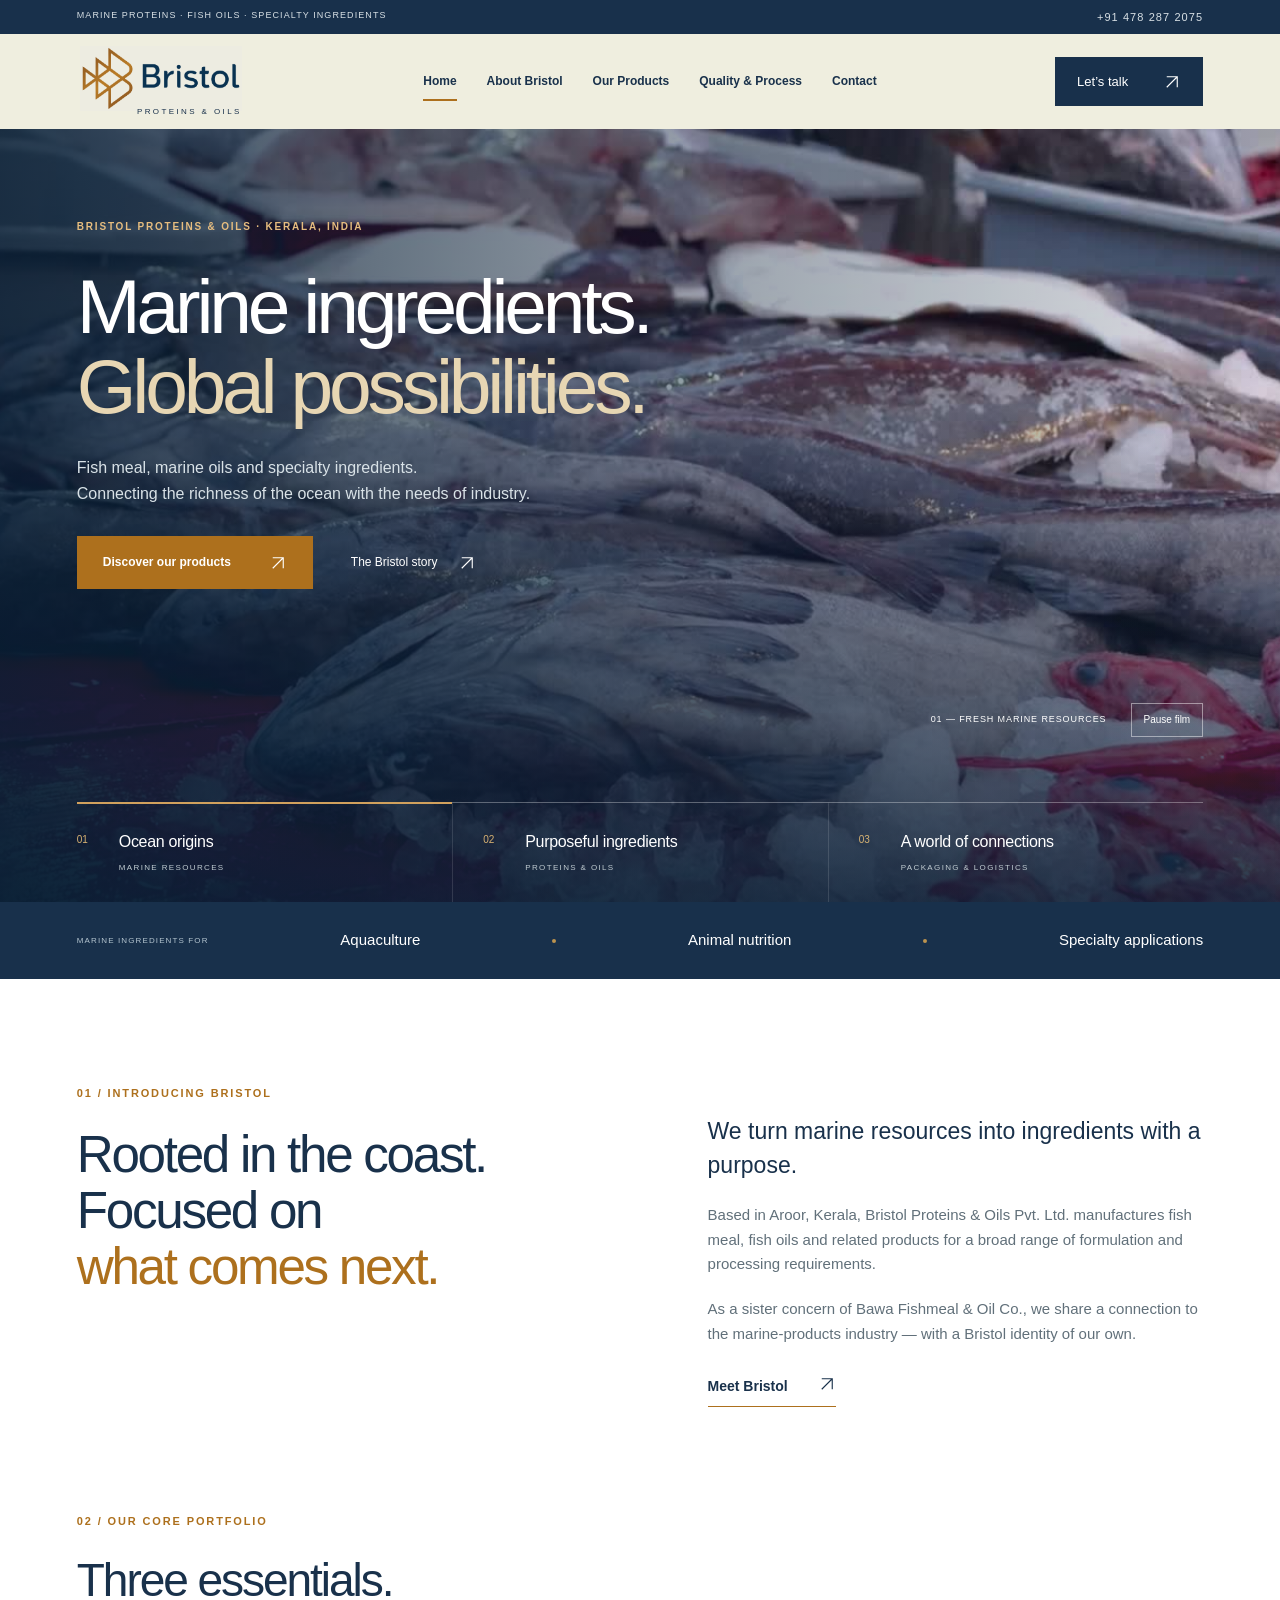
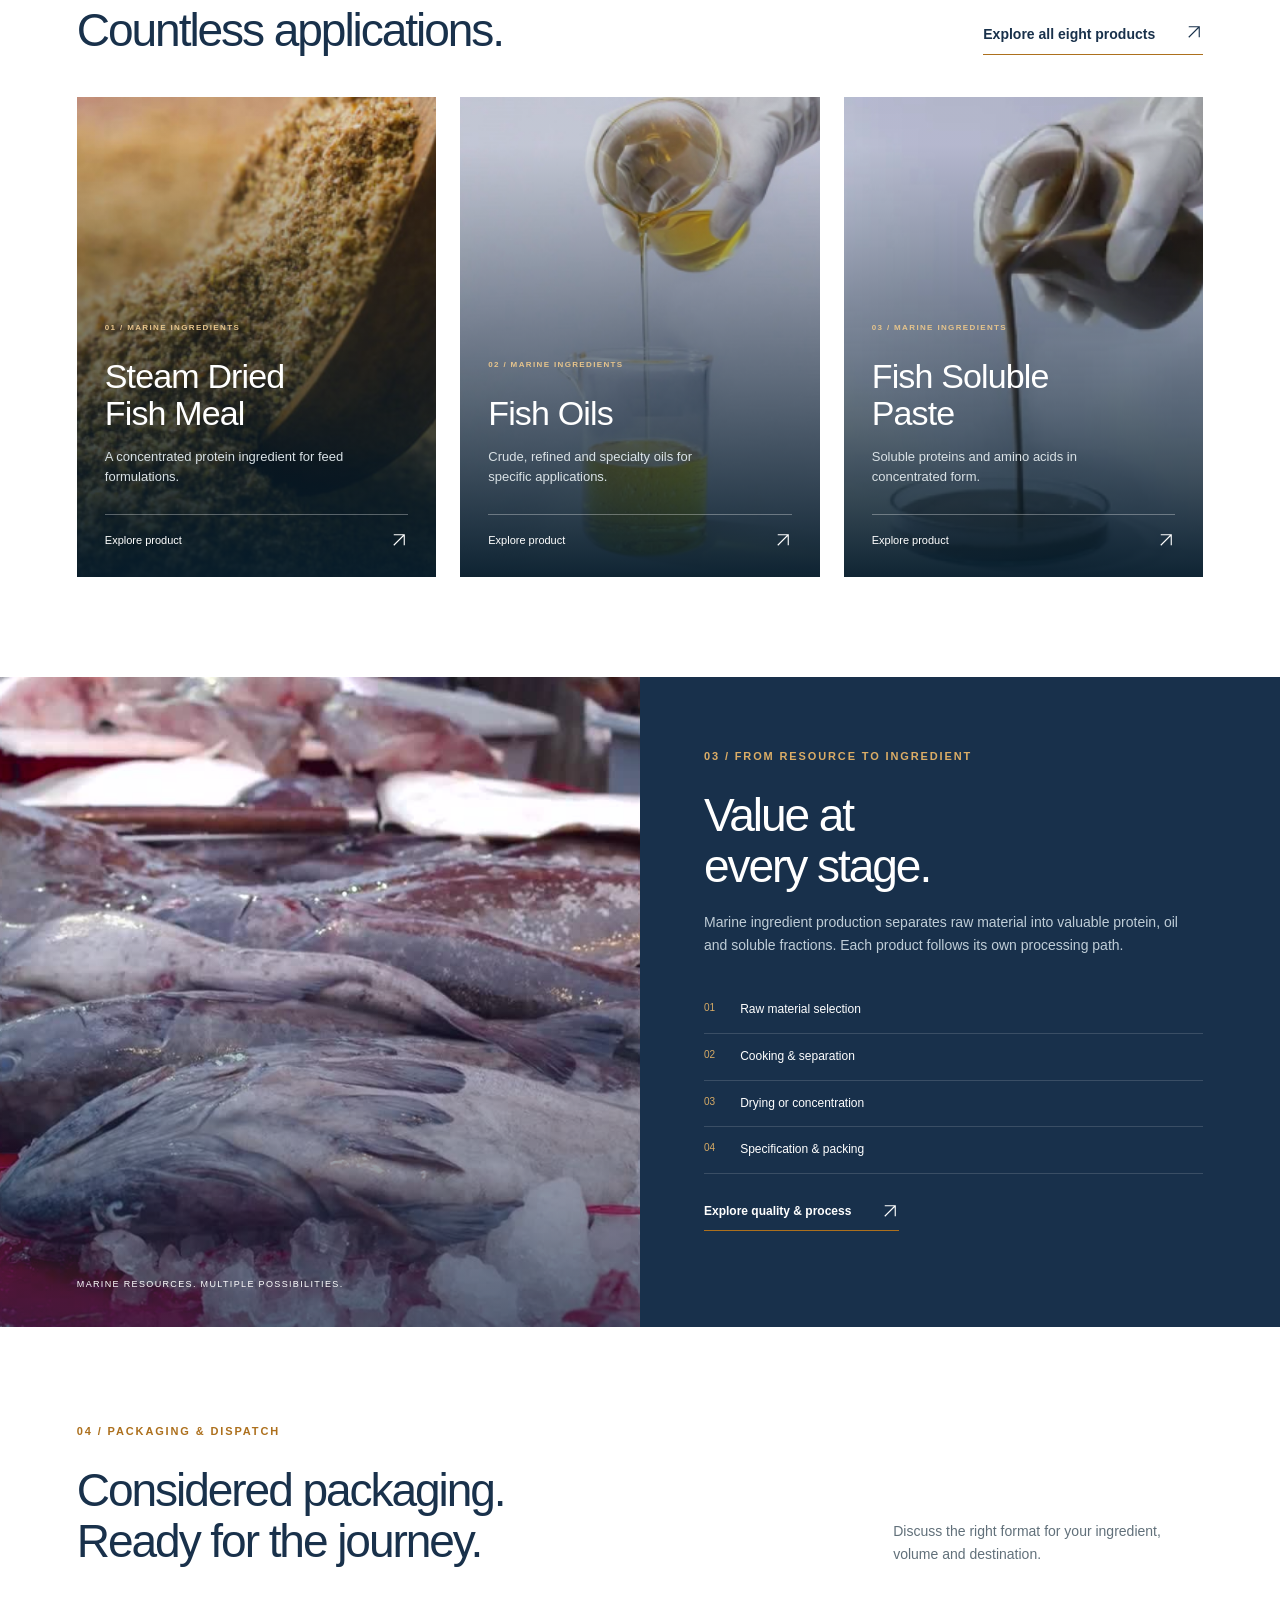
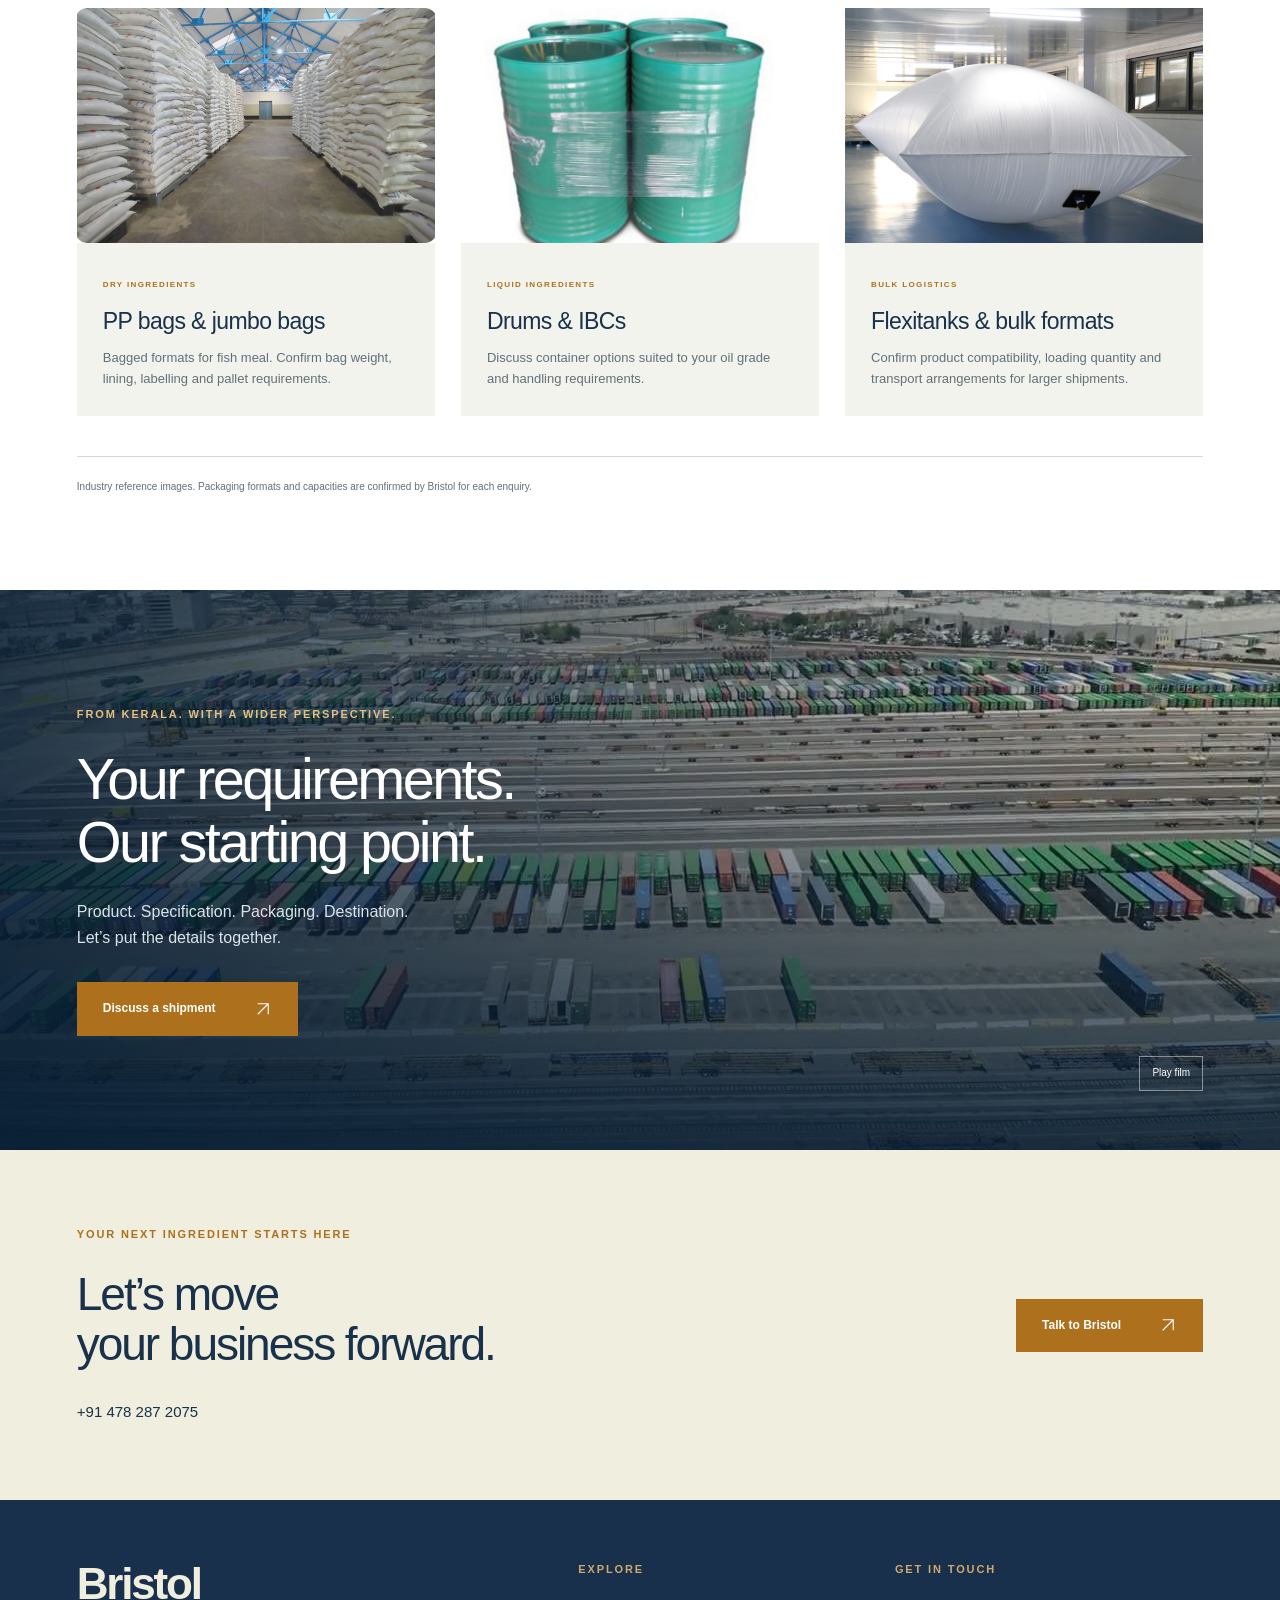
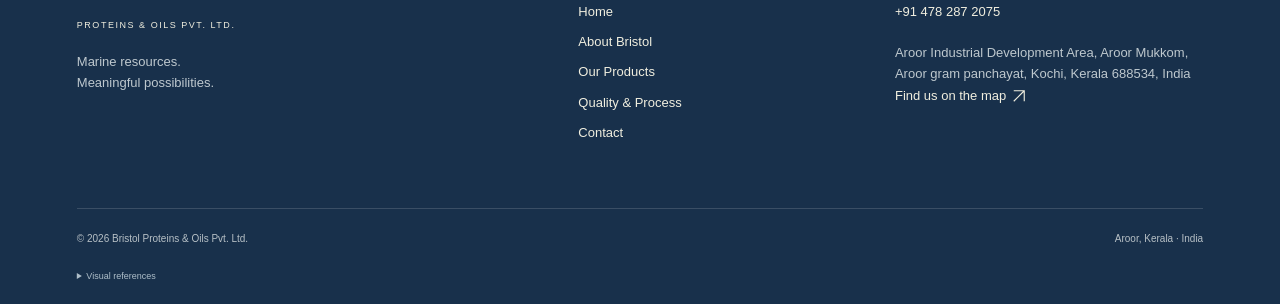
<file: index.html>
<!doctype html><html lang="en"><head><meta charset="utf-8"><meta name="viewport" content="width=device-width,initial-scale=1"><title>Marine Proteins & Fish Oils | Bristol Proteins & Oils</title><meta name="description" content="Bristol Proteins & Oils Pvt. Ltd., Aroor, Kerala. Explore marine proteins, fish oils and specialty ingredients. Call +91 478 287 2075."><meta name="theme-color" content="#18304b"><link rel="stylesheet" href="assets/style.css"><script src="assets/app.js" defer></script></head><body class="home-page"><a class="skip" href="#main">Skip to content</a><div class="utility"><div class="wrap"><span>MARINE PROTEINS · FISH OILS · SPECIALTY INGREDIENTS</span><a href="tel:+914782872075">+91 478 287 2075</a></div></div><header><div class="header-inner"><a class="brand" href="index.html" aria-label="Bristol home"><img src="assets/bristol-logo.png" alt="Bristol"><span>PROTEINS & OILS</span></a><button class="menu-toggle" aria-expanded="false" aria-controls="navigation">Menu ☰</button><nav id="navigation" aria-label="Main navigation"><a href="index.html" class="current" aria-current="page">Home</a><a href="about.html" >About Bristol</a><a href="products.html" >Our Products</a><a href="quality.html" >Quality & Process</a><a href="contact.html" >Contact</a></nav><a class="header-call" href="tel:+914782872075">Let’s talk <span><svg class="arrow-icon" width="18" height="18" viewBox="0 0 24 24" fill="none" stroke="currentColor" stroke-width="1.5" aria-hidden="true"><path d="M5 19 19 5M5 5h14v14"/></svg></span></a></div></header><main id="main"><section class="cinema"><video id="hero-video" muted loop playsinline preload="metadata" poster="assets/fish-poster.jpg" aria-label="Illustrative fresh fish footage"><source src="assets/fish-video.mp4" type="video/mp4"></video><div class="shade"></div><div class="wrap cinema-copy"><div class="eyebrow">BRISTOL PROTEINS & OILS · KERALA, INDIA</div><h1>Marine ingredients.<br><em>Global possibilities.</em></h1><p>Fish meal, marine oils and specialty ingredients.<br>Connecting the richness of the ocean with the needs of industry.</p><div class="hero-actions"><a class="button" href="products.html">Discover our products<svg width="18" height="18" viewBox="0 0 24 24" fill="none" stroke="currentColor" stroke-width="1.5" aria-hidden="true"><path d="M5 19 19 5M5 5h14v14"/></svg></a><a class="ghost" href="about.html">The Bristol story <svg width="18" height="18" viewBox="0 0 24 24" fill="none" stroke="currentColor" stroke-width="1.5" aria-hidden="true"><path d="M5 19 19 5M5 5h14v14"/></svg></a></div></div><div class="film-control"><span id="film-label">01 — FRESH MARINE RESOURCES</span><button id="video-toggle" type="button">Play film</button></div><div class="chapters wrap"><button data-scene="fish" class="selected" aria-pressed="true"><span>01</span><strong>Ocean origins</strong><small>MARINE RESOURCES</small></button><a href="products.html"><span>02</span><strong>Purposeful ingredients</strong><small>PROTEINS & OILS</small></a><button data-scene="port" aria-pressed="false"><span>03</span><strong>A world of connections</strong><small>PACKAGING & LOGISTICS</small></button></div></section><div class="sector-strip"><div class="wrap"><span>MARINE INGREDIENTS FOR</span><strong>Aquaculture</strong><i></i><strong>Animal nutrition</strong><i></i><strong>Specialty applications</strong></div></div><section class="company-intro wrap"><div><div class="eyebrow">01 / INTRODUCING BRISTOL</div><h2>Rooted in the coast.<br>Focused on<br><em>what comes next.</em></h2></div><div><p class="lead">We turn marine resources into ingredients with a purpose.</p><p>Based in Aroor, Kerala, Bristol Proteins & Oils Pvt. Ltd. manufactures fish meal, fish oils and related products for a broad range of formulation and processing requirements.</p><p>As a sister concern of Bawa Fishmeal & Oil Co., we share a connection to the marine-products industry — with a Bristol identity of our own.</p><a class="text-link" href="about.html">Meet Bristol <svg width="18" height="18" viewBox="0 0 24 24" fill="none" stroke="currentColor" stroke-width="1.5" aria-hidden="true"><path d="M5 19 19 5M5 5h14v14"/></svg></a></div></section><section class="portfolio wrap"><div class="section-heading"><div><div class="eyebrow">02 / OUR CORE PORTFOLIO</div><h2>Three essentials.<br>Countless applications.</h2></div><a class="text-link" href="products.html">Explore all eight products <svg width="18" height="18" viewBox="0 0 24 24" fill="none" stroke="currentColor" stroke-width="1.5" aria-hidden="true"><path d="M5 19 19 5M5 5h14v14"/></svg></a></div><div class="core-products"><a class="core-card" href="products.html#marine-protein"><img src="assets/product-1.jpg" alt="Steam Dried Fish Meal" loading="lazy"><div><small>01 / MARINE INGREDIENTS</small><h3>Steam Dried<br>Fish Meal</h3><p>A concentrated protein ingredient for feed formulations.</p><b>Explore product <svg width="18" height="18" viewBox="0 0 24 24" fill="none" stroke="currentColor" stroke-width="1.5" aria-hidden="true"><path d="M5 19 19 5M5 5h14v14"/></svg></b></div></a><a class="core-card" href="products.html#fish-oils"><img src="assets/product-3.jpg" alt="Fish Oils" loading="lazy"><div><small>02 / MARINE INGREDIENTS</small><h3>Fish Oils</h3><p>Crude, refined and specialty oils for specific applications.</p><b>Explore product <svg width="18" height="18" viewBox="0 0 24 24" fill="none" stroke="currentColor" stroke-width="1.5" aria-hidden="true"><path d="M5 19 19 5M5 5h14v14"/></svg></b></div></a><a class="core-card" href="contact.html?product=Fish%20Soluble%20Paste"><img src="assets/product-4.jpg" alt="Fish Soluble Paste" loading="lazy"><div><small>03 / MARINE INGREDIENTS</small><h3>Fish Soluble<br>Paste</h3><p>Soluble proteins and amino acids in concentrated form.</p><b>Explore product <svg width="18" height="18" viewBox="0 0 24 24" fill="none" stroke="currentColor" stroke-width="1.5" aria-hidden="true"><path d="M5 19 19 5M5 5h14v14"/></svg></b></div></a></div></section><section class="process-feature"><div class="process-photo"><img src="assets/fish-poster.jpg" alt="Fresh marine fish, illustrative raw materials" loading="lazy"><span>MARINE RESOURCES. MULTIPLE POSSIBILITIES.</span></div><div class="process-copy"><div class="eyebrow">03 / FROM RESOURCE TO INGREDIENT</div><h2>Value at<br>every stage.</h2><p>Marine ingredient production separates raw material into valuable protein, oil and soluble fractions. Each product follows its own processing path.</p><div class="process-steps"><div><span>01</span>Raw material selection</div><div><span>02</span>Cooking & separation</div><div><span>03</span>Drying or concentration</div><div><span>04</span>Specification & packing</div></div><a class="text-link" href="quality.html">Explore quality & process <svg width="18" height="18" viewBox="0 0 24 24" fill="none" stroke="currentColor" stroke-width="1.5" aria-hidden="true"><path d="M5 19 19 5M5 5h14v14"/></svg></a></div></section><section class="packing wrap" id="packaging"><div class="section-heading"><div><div class="eyebrow">04 / PACKAGING & DISPATCH</div><h2>Considered packaging.<br>Ready for the journey.</h2></div><p>Discuss the right format for your ingredient, volume and destination.</p></div><div class="packing-grid"><article><img src="assets/packaging-bags.jpg" alt="Illustrative PP bags & jumbo bags" loading="lazy"><div><small>DRY INGREDIENTS</small><h3>PP bags & jumbo bags</h3><p>Bagged formats for fish meal. Confirm bag weight, lining, labelling and pallet requirements.</p></div></article><article><img src="assets/packaging-drums.jpg" alt="Illustrative Drums & IBCs" loading="lazy"><div><small>LIQUID INGREDIENTS</small><h3>Drums & IBCs</h3><p>Discuss container options suited to your oil grade and handling requirements.</p></div></article><article><img src="assets/packaging-bulk.jpg" alt="Illustrative Flexitanks & bulk formats" loading="lazy"><div><small>BULK LOGISTICS</small><h3>Flexitanks & bulk formats</h3><p>Confirm product compatibility, loading quantity and transport arrangements for larger shipments.</p></div></article></div><p class="fine">Industry reference images. Packaging formats and capacities are confirmed by Bristol for each enquiry.</p></section><section class="logistics"><video muted loop playsinline preload="metadata" poster="assets/port-poster.jpg" aria-label="Illustrative container terminal footage"><source src="assets/port-video.mp4" type="video/mp4"></video><div class="shade"></div><div class="wrap"><div class="eyebrow">FROM KERALA. WITH A WIDER PERSPECTIVE.</div><h2>Your requirements.<br>Our starting point.</h2><p>Product. Specification. Packaging. Destination.<br>Let’s put the details together.</p><a class="button" href="contact.html">Discuss a shipment<svg width="18" height="18" viewBox="0 0 24 24" fill="none" stroke="currentColor" stroke-width="1.5" aria-hidden="true"><path d="M5 19 19 5M5 5h14v14"/></svg></a><button class="logistics-toggle" type="button">Play film</button></div></section><section class="closing"><div class="wrap"><div><div class="eyebrow">YOUR NEXT INGREDIENT STARTS HERE</div><h2>Let’s move<br>your business forward.</h2><a href="tel:+914782872075">+91 478 287 2075</a></div><a class="button" href="contact.html">Talk to Bristol<svg width="18" height="18" viewBox="0 0 24 24" fill="none" stroke="currentColor" stroke-width="1.5" aria-hidden="true"><path d="M5 19 19 5M5 5h14v14"/></svg></a></div></section></main><footer><div class="wrap footer-grid"><div><div class="footer-name">Bristol<span>PROTEINS & OILS PVT. LTD.</span></div><p>Marine resources.<br>Meaningful possibilities.</p></div><div><small>EXPLORE</small><a href="index.html" class="current" aria-current="page">Home</a><a href="about.html" >About Bristol</a><a href="products.html" >Our Products</a><a href="quality.html" >Quality & Process</a><a href="contact.html" >Contact</a></div><div><small>GET IN TOUCH</small><a href="tel:+914782872075">+91 478 287 2075</a><p>Aroor Industrial Development Area, Aroor Mukkom, Aroor gram panchayat, Kochi, Kerala 688534, India</p><a href="https://www.google.com/maps/search/?api=1&query=Bristol%20Proteins%20%26%20Oils%20Pvt.%20Ltd%20Aroor%20Industrial%20Development%20Area%2C%20Aroor%20Mukkom%2C%20Aroor%20gram%20panchayat%2C%20Kochi%2C%20Kerala%20688534%2C%20India" target="_blank" rel="noopener">Find us on the map <svg class="arrow-icon" width="18" height="18" viewBox="0 0 24 24" fill="none" stroke="currentColor" stroke-width="1.5" aria-hidden="true"><path d="M5 19 19 5M5 5h14v14"/></svg></a></div></div><div class="wrap footer-bottom"><span>© 2026 Bristol Proteins & Oils Pvt. Ltd.</span><span>Aroor, Kerala · India</span></div><div class="media-credit wrap"><details><summary>Visual references</summary><p>Films and packaging imagery illustrate the marine ingredients and shipping industries; they do not depict Bristol-owned facilities or vessels. <a href="assets/media-sources.txt">View media sources</a></p></details></div></footer></body></html>
</file>
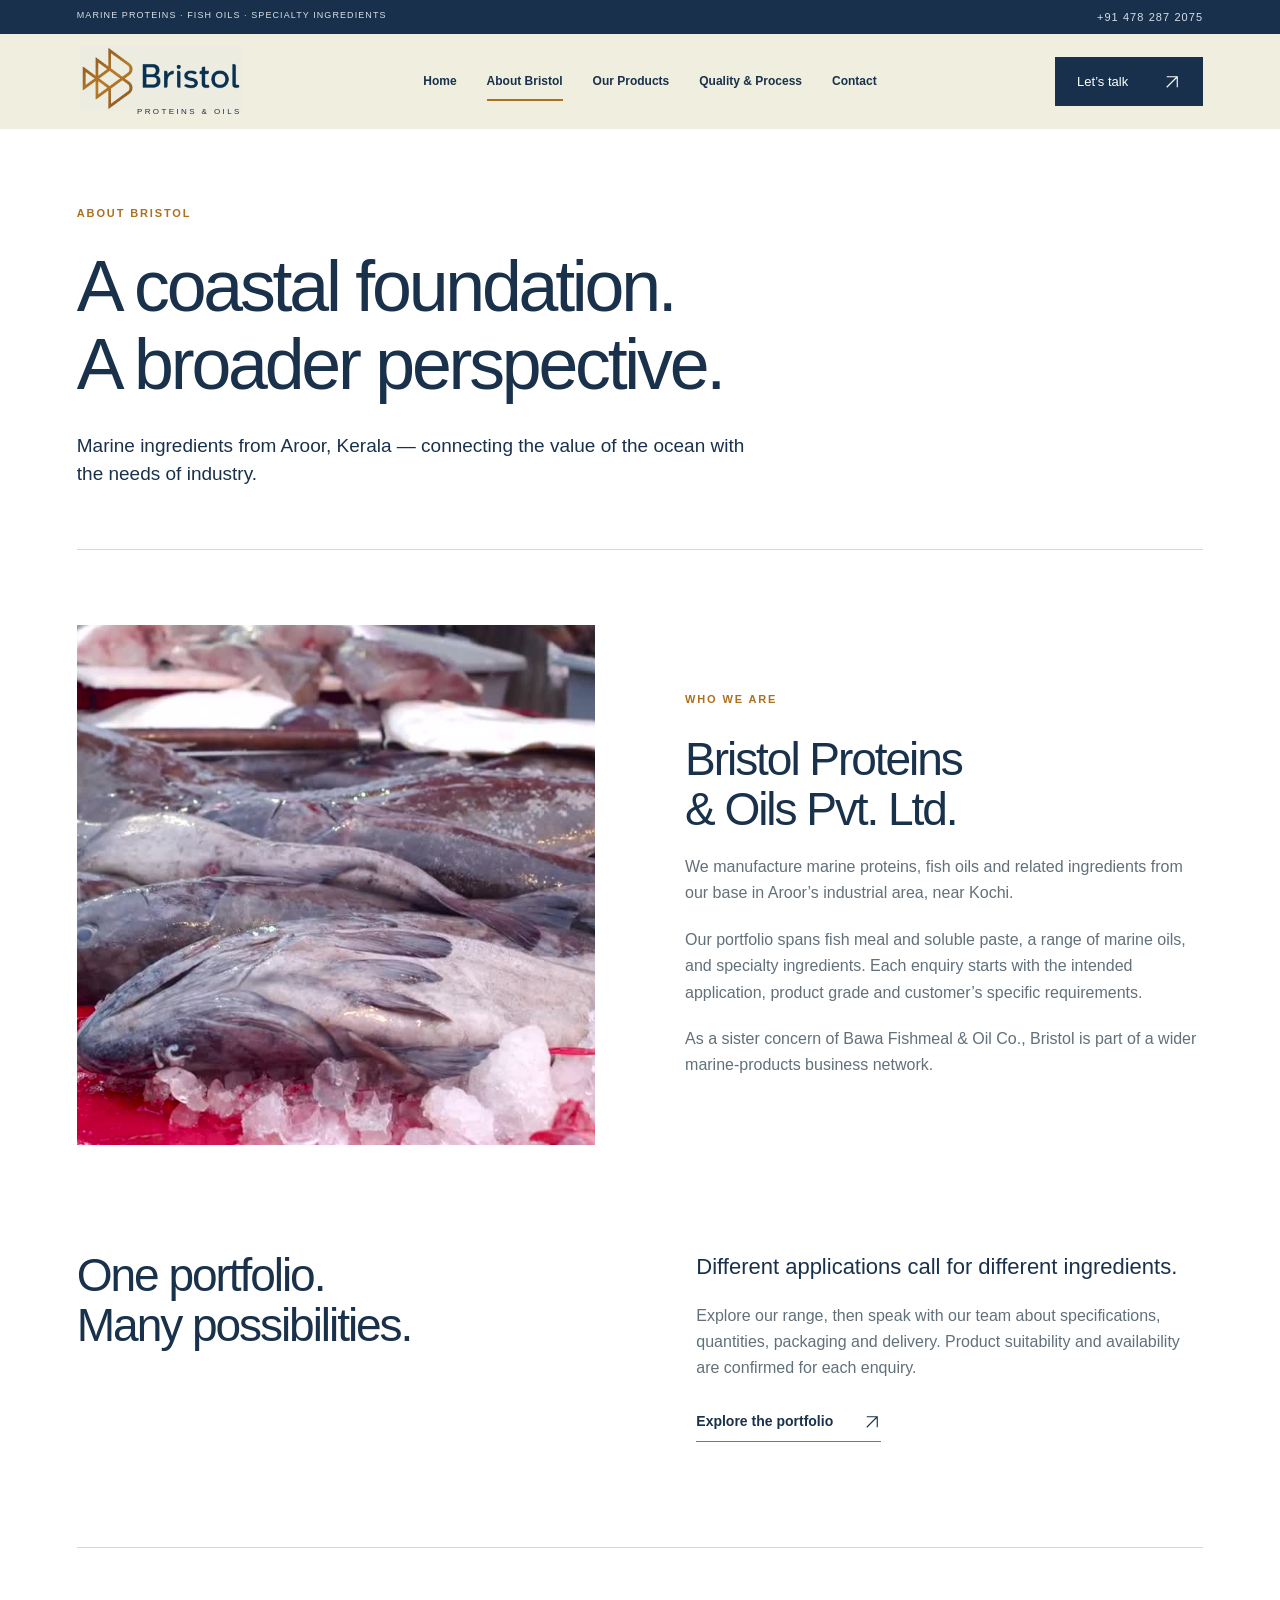
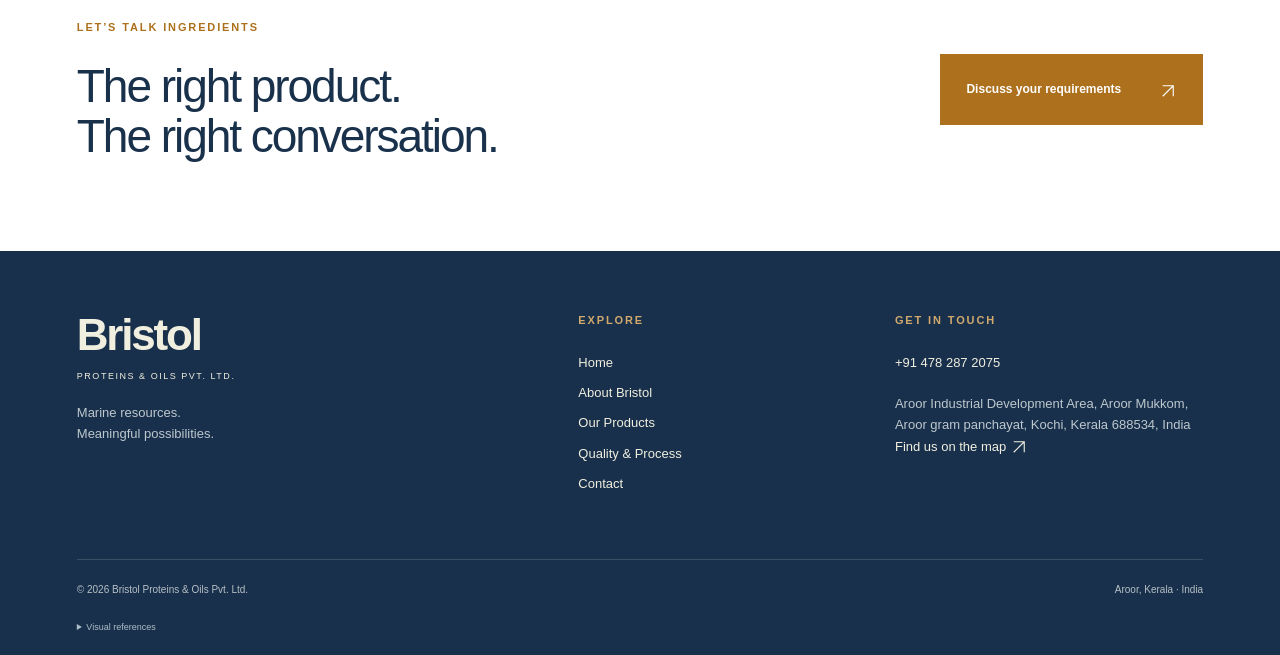
<file: about.html>
<!doctype html><html lang="en"><head><meta charset="utf-8"><meta name="viewport" content="width=device-width,initial-scale=1"><title>About Bristol | Bristol Proteins & Oils</title><meta name="description" content="Bristol Proteins & Oils Pvt. Ltd., Aroor, Kerala. Explore marine proteins, fish oils and specialty ingredients. Call +91 478 287 2075."><meta name="theme-color" content="#18304b"><link rel="stylesheet" href="assets/style.css"><script src="assets/app.js" defer></script></head><body class="inner-page"><a class="skip" href="#main">Skip to content</a><div class="utility"><div class="wrap"><span>MARINE PROTEINS · FISH OILS · SPECIALTY INGREDIENTS</span><a href="tel:+914782872075">+91 478 287 2075</a></div></div><header><div class="header-inner"><a class="brand" href="index.html" aria-label="Bristol home"><img src="assets/bristol-logo.png" alt="Bristol"><span>PROTEINS & OILS</span></a><button class="menu-toggle" aria-expanded="false" aria-controls="navigation">Menu ☰</button><nav id="navigation" aria-label="Main navigation"><a href="index.html" >Home</a><a href="about.html" class="current" aria-current="page">About Bristol</a><a href="products.html" >Our Products</a><a href="quality.html" >Quality & Process</a><a href="contact.html" >Contact</a></nav><a class="header-call" href="tel:+914782872075">Let’s talk <span><svg class="arrow-icon" width="18" height="18" viewBox="0 0 24 24" fill="none" stroke="currentColor" stroke-width="1.5" aria-hidden="true"><path d="M5 19 19 5M5 5h14v14"/></svg></span></a></div></header><main id="main"><section class="page-intro wrap"><div class="eyebrow">ABOUT BRISTOL</div><h1>A coastal foundation.<br>A broader perspective.</h1><p class="lead">Marine ingredients from Aroor, Kerala — connecting the value of the ocean with the needs of industry.</p></section><section class="wrap story"><img src="assets/fish-poster.jpg" alt="Illustrative fresh marine fish"><div><div class="eyebrow">WHO WE ARE</div><h2>Bristol Proteins<br>& Oils Pvt. Ltd.</h2><p>We manufacture marine proteins, fish oils and related ingredients from our base in Aroor’s industrial area, near Kochi.</p><p>Our portfolio spans fish meal and soluble paste, a range of marine oils, and specialty ingredients. Each enquiry starts with the intended application, product grade and customer’s specific requirements.</p><p>As a sister concern of Bawa Fishmeal & Oil Co., Bristol is part of a wider marine-products business network.</p></div></section><section class="wrap split intro-block"><h2>One portfolio.<br>Many possibilities.</h2><div><p class="lead">Different applications call for different ingredients.</p><p>Explore our range, then speak with our team about specifications, quantities, packaging and delivery. Product suitability and availability are confirmed for each enquiry.</p><a class="text-link" href="products.html">Explore the portfolio <span aria-hidden="true"><svg class="arrow-icon" width="18" height="18" viewBox="0 0 24 24" fill="none" stroke="currentColor" stroke-width="1.5" aria-hidden="true"><path d="M5 19 19 5M5 5h14v14"/></svg></span></a></div></section><section class="cta wrap"><div><div class="eyebrow">LET’S TALK INGREDIENTS</div><h2>The right product.<br>The right conversation.</h2></div><a class="button" href="contact.html">Discuss your requirements <span aria-hidden="true"><svg class="arrow-icon" width="18" height="18" viewBox="0 0 24 24" fill="none" stroke="currentColor" stroke-width="1.5" aria-hidden="true"><path d="M5 19 19 5M5 5h14v14"/></svg></span></a></section></main><footer><div class="wrap footer-grid"><div><div class="footer-name">Bristol<span>PROTEINS & OILS PVT. LTD.</span></div><p>Marine resources.<br>Meaningful possibilities.</p></div><div><small>EXPLORE</small><a href="index.html" >Home</a><a href="about.html" class="current" aria-current="page">About Bristol</a><a href="products.html" >Our Products</a><a href="quality.html" >Quality & Process</a><a href="contact.html" >Contact</a></div><div><small>GET IN TOUCH</small><a href="tel:+914782872075">+91 478 287 2075</a><p>Aroor Industrial Development Area, Aroor Mukkom, Aroor gram panchayat, Kochi, Kerala 688534, India</p><a href="https://www.google.com/maps/search/?api=1&query=Bristol%20Proteins%20%26%20Oils%20Pvt.%20Ltd%20Aroor%20Industrial%20Development%20Area%2C%20Aroor%20Mukkom%2C%20Aroor%20gram%20panchayat%2C%20Kochi%2C%20Kerala%20688534%2C%20India" target="_blank" rel="noopener">Find us on the map <svg class="arrow-icon" width="18" height="18" viewBox="0 0 24 24" fill="none" stroke="currentColor" stroke-width="1.5" aria-hidden="true"><path d="M5 19 19 5M5 5h14v14"/></svg></a></div></div><div class="wrap footer-bottom"><span>© 2026 Bristol Proteins & Oils Pvt. Ltd.</span><span>Aroor, Kerala · India</span></div><div class="media-credit wrap"><details><summary>Visual references</summary><p>Films and packaging imagery illustrate the marine ingredients and shipping industries; they do not depict Bristol-owned facilities or vessels. <a href="assets/media-sources.txt">View media sources</a></p></details></div></footer></body></html>
</file>
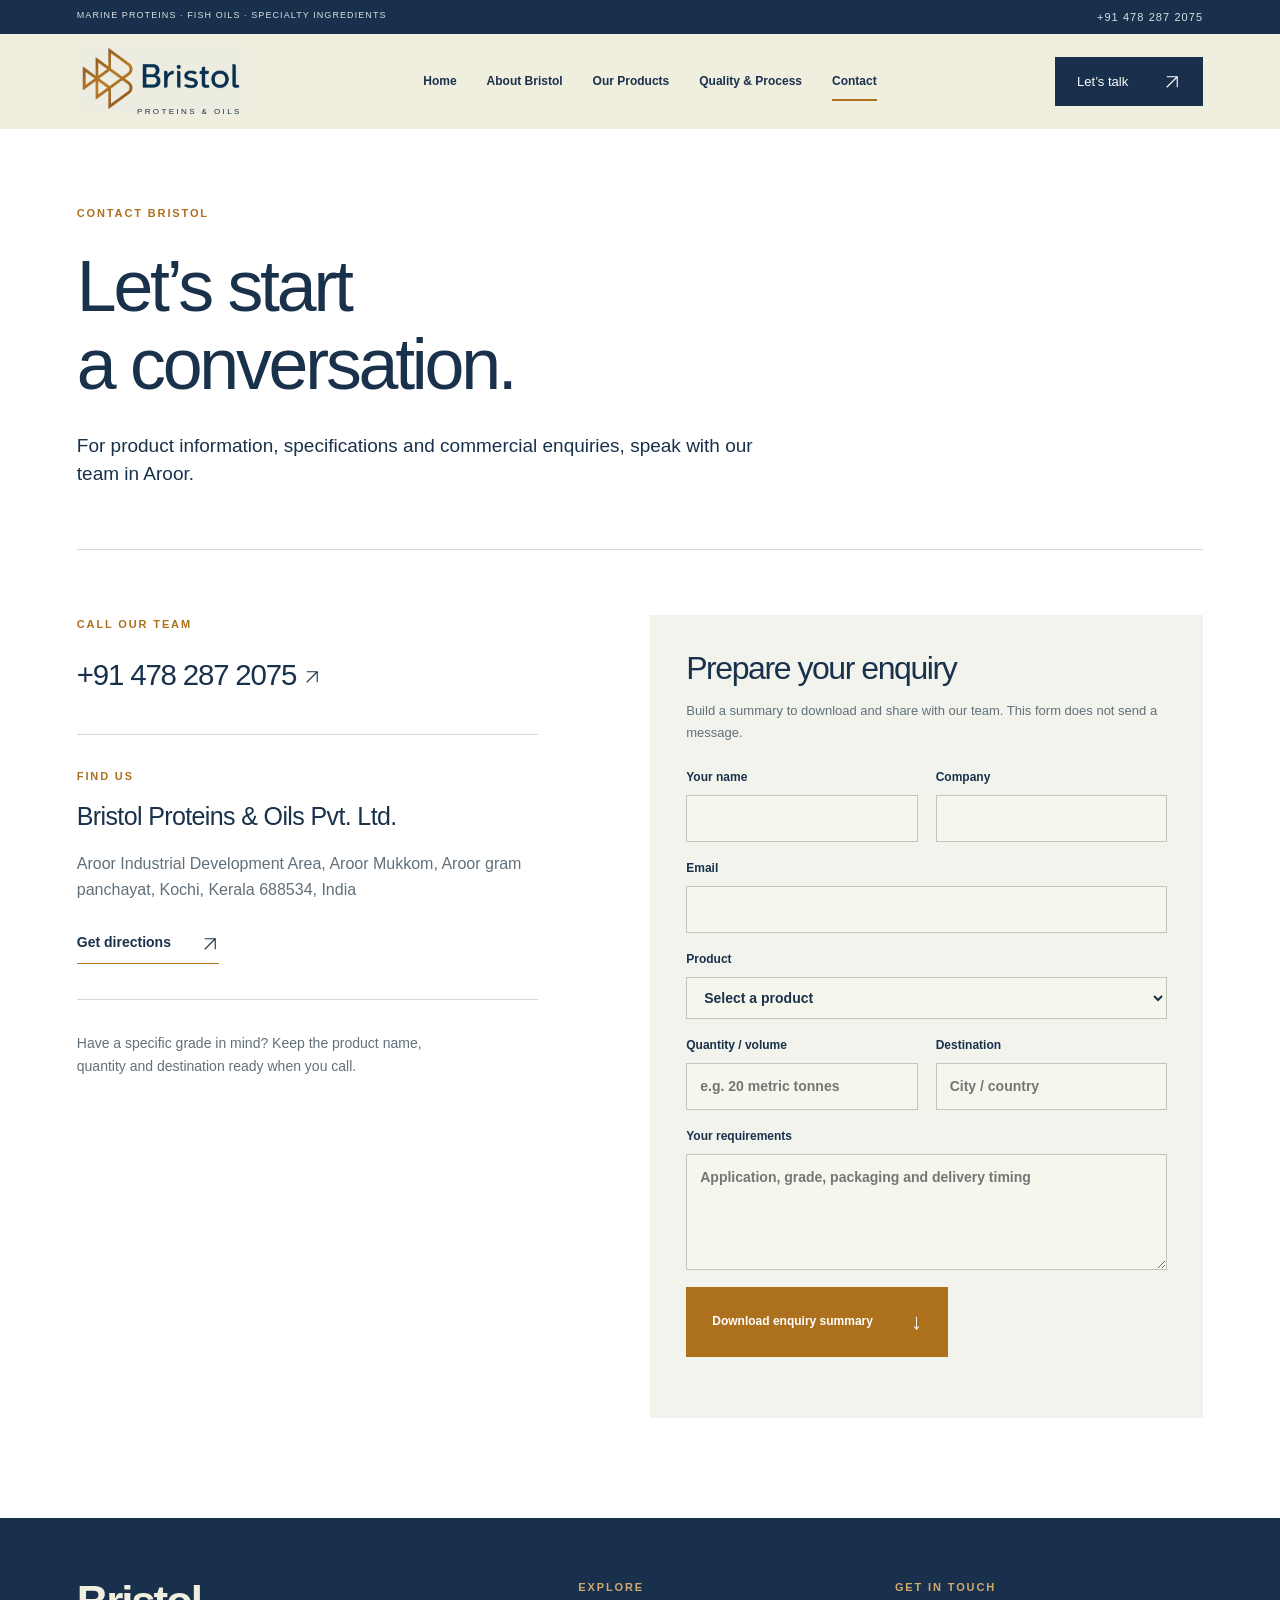
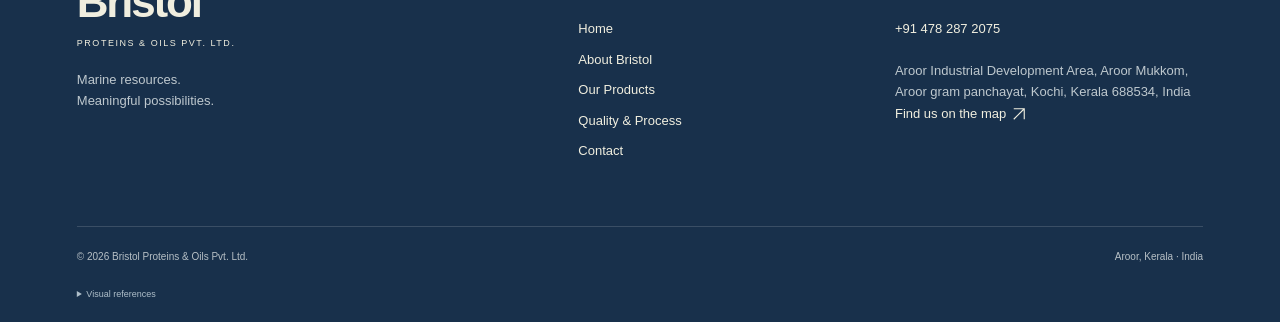
<file: contact.html>
<!doctype html><html lang="en"><head><meta charset="utf-8"><meta name="viewport" content="width=device-width,initial-scale=1"><title>Contact | Bristol Proteins & Oils</title><meta name="description" content="Bristol Proteins & Oils Pvt. Ltd., Aroor, Kerala. Explore marine proteins, fish oils and specialty ingredients. Call +91 478 287 2075."><meta name="theme-color" content="#18304b"><link rel="stylesheet" href="assets/style.css"><script src="assets/app.js" defer></script></head><body class="inner-page"><a class="skip" href="#main">Skip to content</a><div class="utility"><div class="wrap"><span>MARINE PROTEINS · FISH OILS · SPECIALTY INGREDIENTS</span><a href="tel:+914782872075">+91 478 287 2075</a></div></div><header><div class="header-inner"><a class="brand" href="index.html" aria-label="Bristol home"><img src="assets/bristol-logo.png" alt="Bristol"><span>PROTEINS & OILS</span></a><button class="menu-toggle" aria-expanded="false" aria-controls="navigation">Menu ☰</button><nav id="navigation" aria-label="Main navigation"><a href="index.html" >Home</a><a href="about.html" >About Bristol</a><a href="products.html" >Our Products</a><a href="quality.html" >Quality & Process</a><a href="contact.html" class="current" aria-current="page">Contact</a></nav><a class="header-call" href="tel:+914782872075">Let’s talk <span><svg class="arrow-icon" width="18" height="18" viewBox="0 0 24 24" fill="none" stroke="currentColor" stroke-width="1.5" aria-hidden="true"><path d="M5 19 19 5M5 5h14v14"/></svg></span></a></div></header><main id="main"><section class="page-intro wrap"><div class="eyebrow">CONTACT BRISTOL</div><h1>Let’s start<br>a conversation.</h1><p class="lead">For product information, specifications and commercial enquiries, speak with our team in Aroor.</p></section><section class="wrap contact-grid"><div><div class="contact-item"><small>CALL OUR TEAM</small><a class="phone" href="tel:+914782872075">+91 478 287 2075 <svg class="arrow-icon" width="18" height="18" viewBox="0 0 24 24" fill="none" stroke="currentColor" stroke-width="1.5" aria-hidden="true"><path d="M5 19 19 5M5 5h14v14"/></svg></a></div><div class="contact-item"><small>FIND US</small><h3>Bristol Proteins & Oils Pvt. Ltd.</h3><p>Aroor Industrial Development Area, Aroor Mukkom, Aroor gram panchayat, Kochi, Kerala 688534, India</p><a class="text-link" href="https://www.google.com/maps/search/?api=1&query=Bristol%20Proteins%20%26%20Oils%20Pvt.%20Ltd%20Aroor%20Industrial%20Development%20Area%2C%20Aroor%20Mukkom%2C%20Aroor%20gram%20panchayat%2C%20Kochi%2C%20Kerala%20688534%2C%20India">Get directions <span aria-hidden="true"><svg class="arrow-icon" width="18" height="18" viewBox="0 0 24 24" fill="none" stroke="currentColor" stroke-width="1.5" aria-hidden="true"><path d="M5 19 19 5M5 5h14v14"/></svg></span></a></div><div class="contact-note">Have a specific grade in mind? Keep the product name, quantity and destination ready when you call.</div></div><form id="enquiry"><h2>Prepare your enquiry</h2><p>Build a summary to download and share with our team. This form does not send a message.</p><div class="form-row"><label>Your name<input name="name" autocomplete="name" required></label><label>Company<input name="company" autocomplete="organization" required></label></div><label>Email<input type="email" name="email" autocomplete="email" required></label><label>Product<select name="product"><option value="">Select a product</option><option>Steam Dried Fish Meal</option><option>Centrifuged Fish Oil</option><option>Refined Fish Oil</option><option>Fish Soluble Paste</option><option>Sulphited Fish Oil</option><option>Cod Liver Oil</option><option>Omega-3 Fish Oil</option><option>Squalene</option><option>General enquiry</option></select></label><div class="form-row"><label>Quantity / volume<input name="quantity" placeholder="e.g. 20 metric tonnes"></label><label>Destination<input name="destination" placeholder="City / country"></label></div><label>Your requirements<textarea name="requirements" rows="4" placeholder="Application, grade, packaging and delivery timing" required></textarea></label><button class="button" type="submit">Download enquiry summary <span>↓</span></button><p id="form-status" role="status"></p></form></section></main><footer><div class="wrap footer-grid"><div><div class="footer-name">Bristol<span>PROTEINS & OILS PVT. LTD.</span></div><p>Marine resources.<br>Meaningful possibilities.</p></div><div><small>EXPLORE</small><a href="index.html" >Home</a><a href="about.html" >About Bristol</a><a href="products.html" >Our Products</a><a href="quality.html" >Quality & Process</a><a href="contact.html" class="current" aria-current="page">Contact</a></div><div><small>GET IN TOUCH</small><a href="tel:+914782872075">+91 478 287 2075</a><p>Aroor Industrial Development Area, Aroor Mukkom, Aroor gram panchayat, Kochi, Kerala 688534, India</p><a href="https://www.google.com/maps/search/?api=1&query=Bristol%20Proteins%20%26%20Oils%20Pvt.%20Ltd%20Aroor%20Industrial%20Development%20Area%2C%20Aroor%20Mukkom%2C%20Aroor%20gram%20panchayat%2C%20Kochi%2C%20Kerala%20688534%2C%20India" target="_blank" rel="noopener">Find us on the map <svg class="arrow-icon" width="18" height="18" viewBox="0 0 24 24" fill="none" stroke="currentColor" stroke-width="1.5" aria-hidden="true"><path d="M5 19 19 5M5 5h14v14"/></svg></a></div></div><div class="wrap footer-bottom"><span>© 2026 Bristol Proteins & Oils Pvt. Ltd.</span><span>Aroor, Kerala · India</span></div><div class="media-credit wrap"><details><summary>Visual references</summary><p>Films and packaging imagery illustrate the marine ingredients and shipping industries; they do not depict Bristol-owned facilities or vessels. <a href="assets/media-sources.txt">View media sources</a></p></details></div></footer></body></html>
</file>
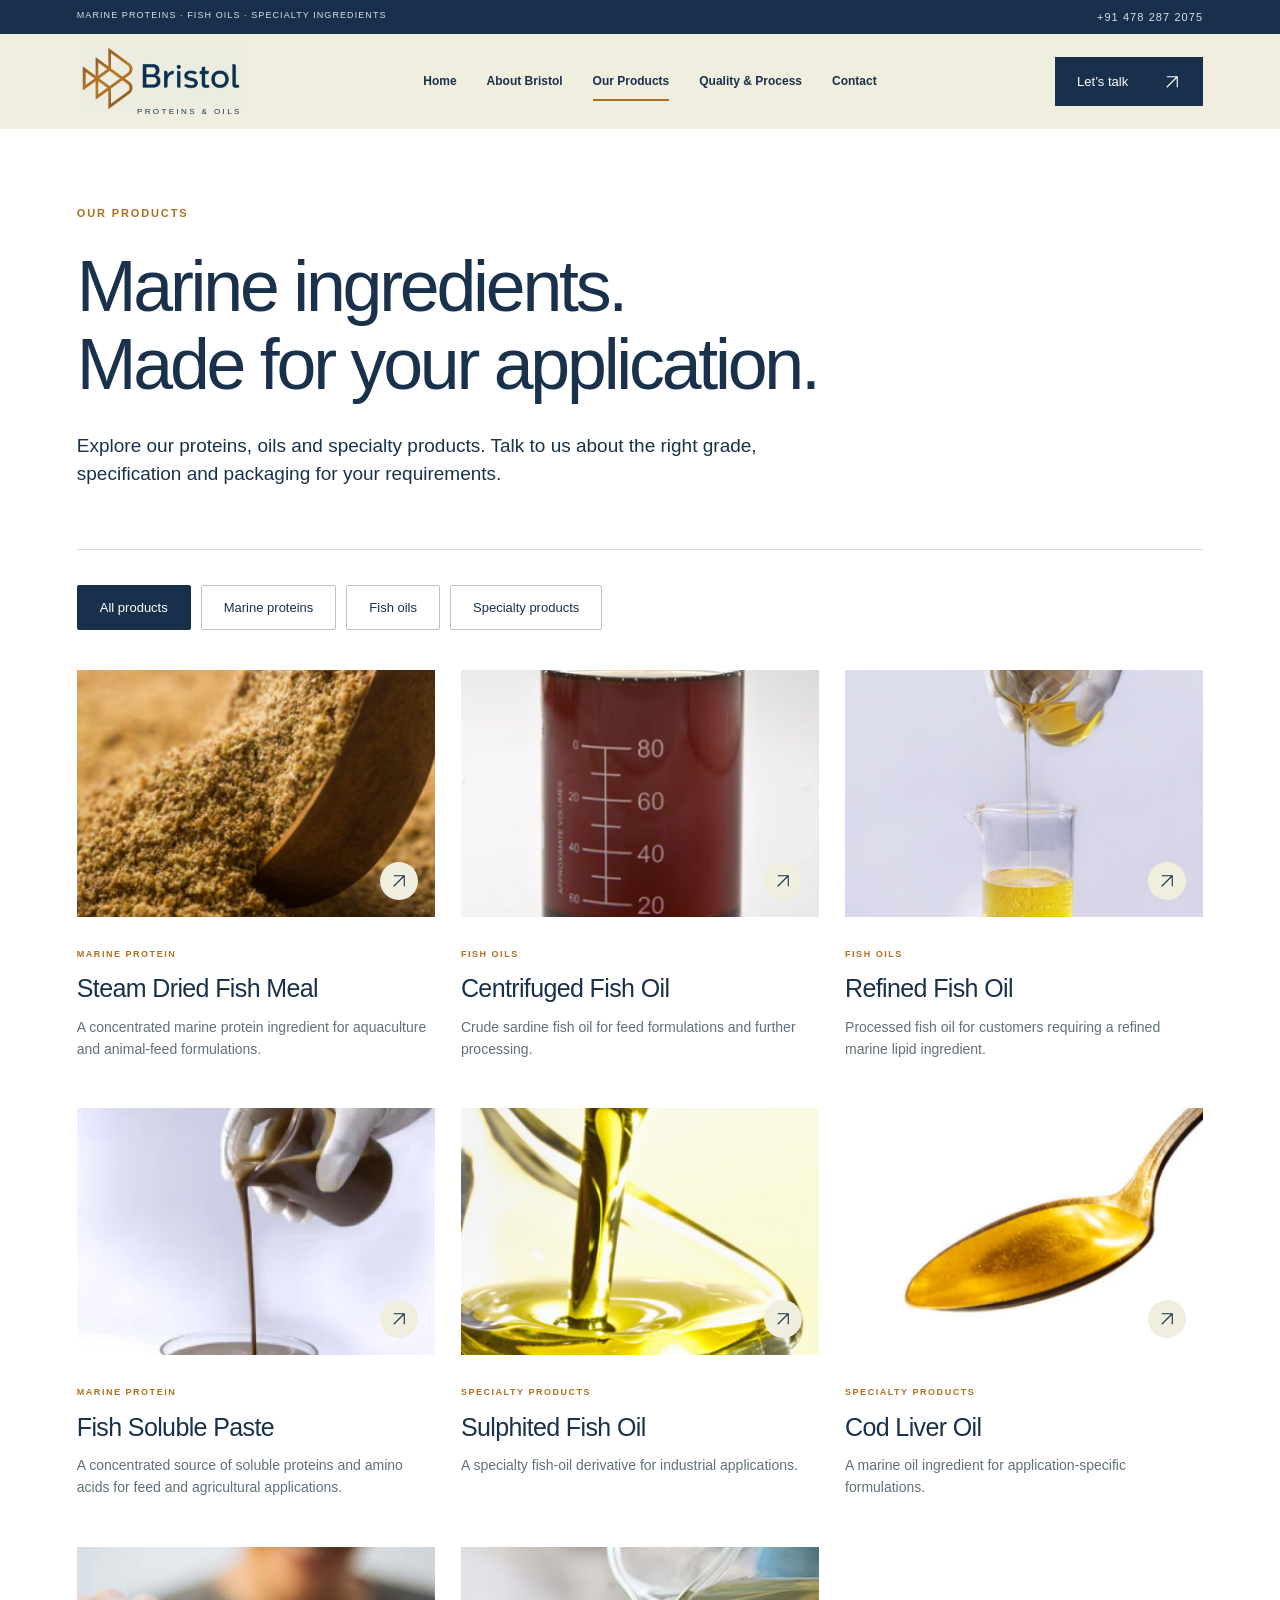
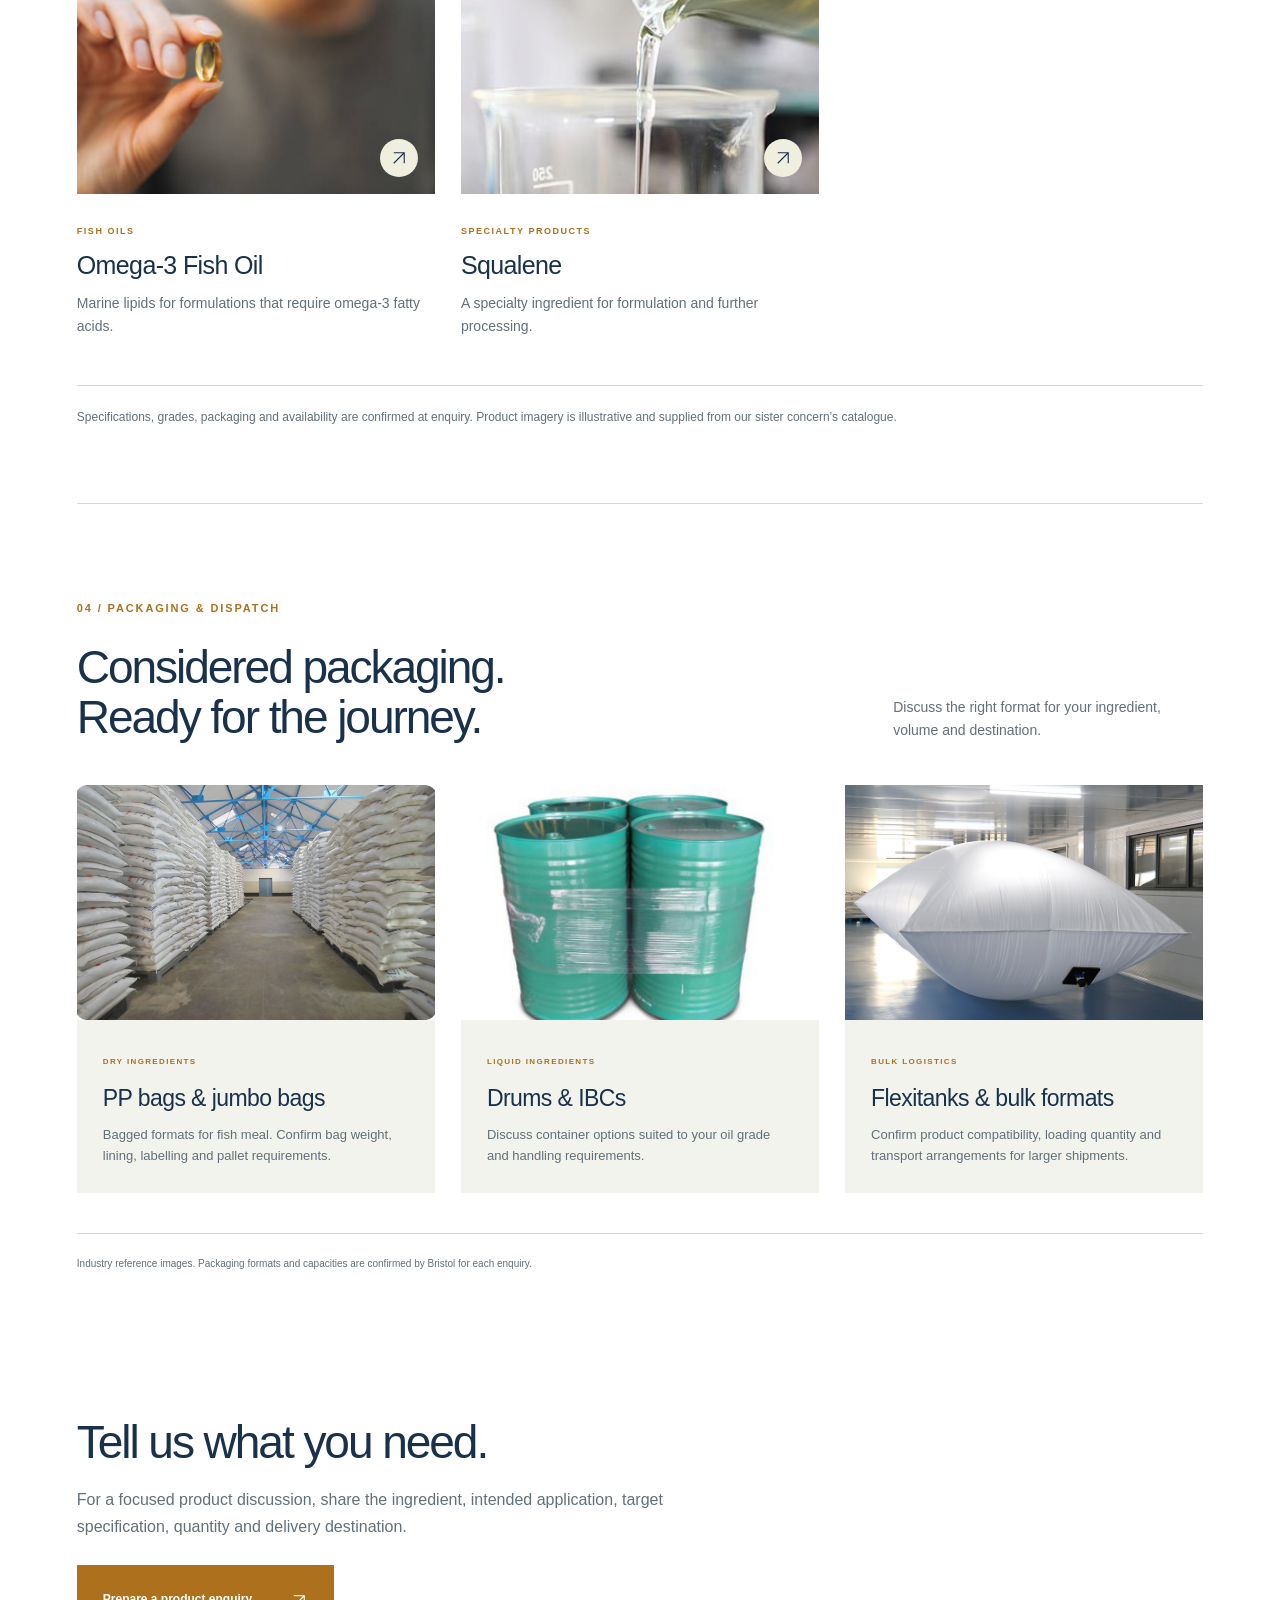
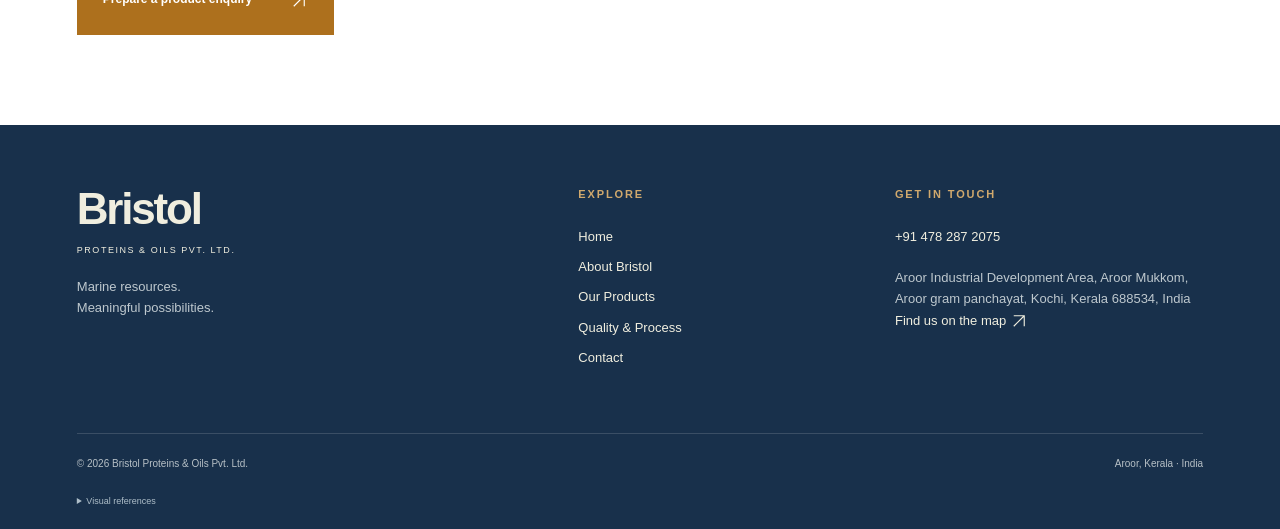
<file: products.html>
<!doctype html><html lang="en"><head><meta charset="utf-8"><meta name="viewport" content="width=device-width,initial-scale=1"><title>Our Products | Bristol Proteins & Oils</title><meta name="description" content="Bristol Proteins & Oils Pvt. Ltd., Aroor, Kerala. Explore marine proteins, fish oils and specialty ingredients. Call +91 478 287 2075."><meta name="theme-color" content="#18304b"><link rel="stylesheet" href="assets/style.css"><script src="assets/app.js" defer></script></head><body class="inner-page"><a class="skip" href="#main">Skip to content</a><div class="utility"><div class="wrap"><span>MARINE PROTEINS · FISH OILS · SPECIALTY INGREDIENTS</span><a href="tel:+914782872075">+91 478 287 2075</a></div></div><header><div class="header-inner"><a class="brand" href="index.html" aria-label="Bristol home"><img src="assets/bristol-logo.png" alt="Bristol"><span>PROTEINS & OILS</span></a><button class="menu-toggle" aria-expanded="false" aria-controls="navigation">Menu ☰</button><nav id="navigation" aria-label="Main navigation"><a href="index.html" >Home</a><a href="about.html" >About Bristol</a><a href="products.html" class="current" aria-current="page">Our Products</a><a href="quality.html" >Quality & Process</a><a href="contact.html" >Contact</a></nav><a class="header-call" href="tel:+914782872075">Let’s talk <span><svg class="arrow-icon" width="18" height="18" viewBox="0 0 24 24" fill="none" stroke="currentColor" stroke-width="1.5" aria-hidden="true"><path d="M5 19 19 5M5 5h14v14"/></svg></span></a></div></header><main id="main"><section class="page-intro wrap"><div class="eyebrow">OUR PRODUCTS</div><h1>Marine ingredients.<br>Made for your application.</h1><p class="lead">Explore our proteins, oils and specialty products. Talk to us about the right grade, specification and packaging for your requirements.</p></section><section class="wrap catalogue"><div class="filters" aria-label="Filter products"><button class="active" data-filter="All" aria-pressed="true">All products</button><button data-filter="Marine protein" aria-pressed="false">Marine proteins</button><button data-filter="Fish oils" aria-pressed="false">Fish oils</button><button data-filter="Specialty products" aria-pressed="false">Specialty products</button></div><div class="product-grid"><article class="product" data-category="Marine protein"><a href="contact.html?product=Steam%20Dried%20Fish%20Meal"><div class="product-image"><img src="assets/product-1.jpg" alt="Steam Dried Fish Meal" loading="lazy"><span class="round-arrow" aria-hidden="true"><svg class="arrow-icon" width="18" height="18" viewBox="0 0 24 24" fill="none" stroke="currentColor" stroke-width="1.5" aria-hidden="true"><path d="M5 19 19 5M5 5h14v14"/></svg></span></div><div class="product-text"><small>Marine protein</small><h3>Steam Dried Fish Meal</h3><p>A concentrated marine protein ingredient for aquaculture and animal-feed formulations.</p></div></a></article><article class="product" data-category="Fish oils"><a href="contact.html?product=Centrifuged%20Fish%20Oil"><div class="product-image"><img src="assets/product-2.jpg" alt="Centrifuged Fish Oil" loading="lazy"><span class="round-arrow" aria-hidden="true"><svg class="arrow-icon" width="18" height="18" viewBox="0 0 24 24" fill="none" stroke="currentColor" stroke-width="1.5" aria-hidden="true"><path d="M5 19 19 5M5 5h14v14"/></svg></span></div><div class="product-text"><small>Fish oils</small><h3>Centrifuged Fish Oil</h3><p>Crude sardine fish oil for feed formulations and further processing.</p></div></a></article><article class="product" data-category="Fish oils"><a href="contact.html?product=Refined%20Fish%20Oil"><div class="product-image"><img src="assets/product-3.jpg" alt="Refined Fish Oil" loading="lazy"><span class="round-arrow" aria-hidden="true"><svg class="arrow-icon" width="18" height="18" viewBox="0 0 24 24" fill="none" stroke="currentColor" stroke-width="1.5" aria-hidden="true"><path d="M5 19 19 5M5 5h14v14"/></svg></span></div><div class="product-text"><small>Fish oils</small><h3>Refined Fish Oil</h3><p>Processed fish oil for customers requiring a refined marine lipid ingredient.</p></div></a></article><article class="product" data-category="Marine protein"><a href="contact.html?product=Fish%20Soluble%20Paste"><div class="product-image"><img src="assets/product-4.jpg" alt="Fish Soluble Paste" loading="lazy"><span class="round-arrow" aria-hidden="true"><svg class="arrow-icon" width="18" height="18" viewBox="0 0 24 24" fill="none" stroke="currentColor" stroke-width="1.5" aria-hidden="true"><path d="M5 19 19 5M5 5h14v14"/></svg></span></div><div class="product-text"><small>Marine protein</small><h3>Fish Soluble Paste</h3><p>A concentrated source of soluble proteins and amino acids for feed and agricultural applications.</p></div></a></article><article class="product" data-category="Specialty products"><a href="contact.html?product=Sulphited%20Fish%20Oil"><div class="product-image"><img src="assets/product-5.jpg" alt="Sulphited Fish Oil" loading="lazy"><span class="round-arrow" aria-hidden="true"><svg class="arrow-icon" width="18" height="18" viewBox="0 0 24 24" fill="none" stroke="currentColor" stroke-width="1.5" aria-hidden="true"><path d="M5 19 19 5M5 5h14v14"/></svg></span></div><div class="product-text"><small>Specialty products</small><h3>Sulphited Fish Oil</h3><p>A specialty fish-oil derivative for industrial applications.</p></div></a></article><article class="product" data-category="Specialty products"><a href="contact.html?product=Cod%20Liver%20Oil"><div class="product-image"><img src="assets/product-6.jpg" alt="Cod Liver Oil" loading="lazy"><span class="round-arrow" aria-hidden="true"><svg class="arrow-icon" width="18" height="18" viewBox="0 0 24 24" fill="none" stroke="currentColor" stroke-width="1.5" aria-hidden="true"><path d="M5 19 19 5M5 5h14v14"/></svg></span></div><div class="product-text"><small>Specialty products</small><h3>Cod Liver Oil</h3><p>A marine oil ingredient for application-specific formulations.</p></div></a></article><article class="product" data-category="Fish oils"><a href="contact.html?product=Omega-3%20Fish%20Oil"><div class="product-image"><img src="assets/product-7.jpg" alt="Omega-3 Fish Oil" loading="lazy"><span class="round-arrow" aria-hidden="true"><svg class="arrow-icon" width="18" height="18" viewBox="0 0 24 24" fill="none" stroke="currentColor" stroke-width="1.5" aria-hidden="true"><path d="M5 19 19 5M5 5h14v14"/></svg></span></div><div class="product-text"><small>Fish oils</small><h3>Omega-3 Fish Oil</h3><p>Marine lipids for formulations that require omega-3 fatty acids.</p></div></a></article><article class="product" data-category="Specialty products"><a href="contact.html?product=Squalene"><div class="product-image"><img src="assets/product-8.jpg" alt="Squalene" loading="lazy"><span class="round-arrow" aria-hidden="true"><svg class="arrow-icon" width="18" height="18" viewBox="0 0 24 24" fill="none" stroke="currentColor" stroke-width="1.5" aria-hidden="true"><path d="M5 19 19 5M5 5h14v14"/></svg></span></div><div class="product-text"><small>Specialty products</small><h3>Squalene</h3><p>A specialty ingredient for formulation and further processing.</p></div></a></article></div><p class="fine">Specifications, grades, packaging and availability are confirmed at enquiry. Product imagery is illustrative and supplied from our sister concern’s catalogue.</p></section><section class="packing wrap" id="packaging"><div class="section-heading"><div><div class="eyebrow">04 / PACKAGING & DISPATCH</div><h2>Considered packaging.<br>Ready for the journey.</h2></div><p>Discuss the right format for your ingredient, volume and destination.</p></div><div class="packing-grid"><article><img src="assets/packaging-bags.jpg" alt="Illustrative PP bags & jumbo bags" loading="lazy"><div><small>DRY INGREDIENTS</small><h3>PP bags & jumbo bags</h3><p>Bagged formats for fish meal. Confirm bag weight, lining, labelling and pallet requirements.</p></div></article><article><img src="assets/packaging-drums.jpg" alt="Illustrative Drums & IBCs" loading="lazy"><div><small>LIQUID INGREDIENTS</small><h3>Drums & IBCs</h3><p>Discuss container options suited to your oil grade and handling requirements.</p></div></article><article><img src="assets/packaging-bulk.jpg" alt="Illustrative Flexitanks & bulk formats" loading="lazy"><div><small>BULK LOGISTICS</small><h3>Flexitanks & bulk formats</h3><p>Confirm product compatibility, loading quantity and transport arrangements for larger shipments.</p></div></article></div><p class="fine">Industry reference images. Packaging formats and capacities are confirmed by Bristol for each enquiry.</p></section><section class="wrap enquiry-guide"><h2>Tell us what you need.</h2><p>For a focused product discussion, share the ingredient, intended application, target specification, quantity and delivery destination.</p><a class="button" href="contact.html">Prepare a product enquiry <span aria-hidden="true"><svg class="arrow-icon" width="18" height="18" viewBox="0 0 24 24" fill="none" stroke="currentColor" stroke-width="1.5" aria-hidden="true"><path d="M5 19 19 5M5 5h14v14"/></svg></span></a></section></main><footer><div class="wrap footer-grid"><div><div class="footer-name">Bristol<span>PROTEINS & OILS PVT. LTD.</span></div><p>Marine resources.<br>Meaningful possibilities.</p></div><div><small>EXPLORE</small><a href="index.html" >Home</a><a href="about.html" >About Bristol</a><a href="products.html" class="current" aria-current="page">Our Products</a><a href="quality.html" >Quality & Process</a><a href="contact.html" >Contact</a></div><div><small>GET IN TOUCH</small><a href="tel:+914782872075">+91 478 287 2075</a><p>Aroor Industrial Development Area, Aroor Mukkom, Aroor gram panchayat, Kochi, Kerala 688534, India</p><a href="https://www.google.com/maps/search/?api=1&query=Bristol%20Proteins%20%26%20Oils%20Pvt.%20Ltd%20Aroor%20Industrial%20Development%20Area%2C%20Aroor%20Mukkom%2C%20Aroor%20gram%20panchayat%2C%20Kochi%2C%20Kerala%20688534%2C%20India" target="_blank" rel="noopener">Find us on the map <svg class="arrow-icon" width="18" height="18" viewBox="0 0 24 24" fill="none" stroke="currentColor" stroke-width="1.5" aria-hidden="true"><path d="M5 19 19 5M5 5h14v14"/></svg></a></div></div><div class="wrap footer-bottom"><span>© 2026 Bristol Proteins & Oils Pvt. Ltd.</span><span>Aroor, Kerala · India</span></div><div class="media-credit wrap"><details><summary>Visual references</summary><p>Films and packaging imagery illustrate the marine ingredients and shipping industries; they do not depict Bristol-owned facilities or vessels. <a href="assets/media-sources.txt">View media sources</a></p></details></div></footer></body></html>
</file>
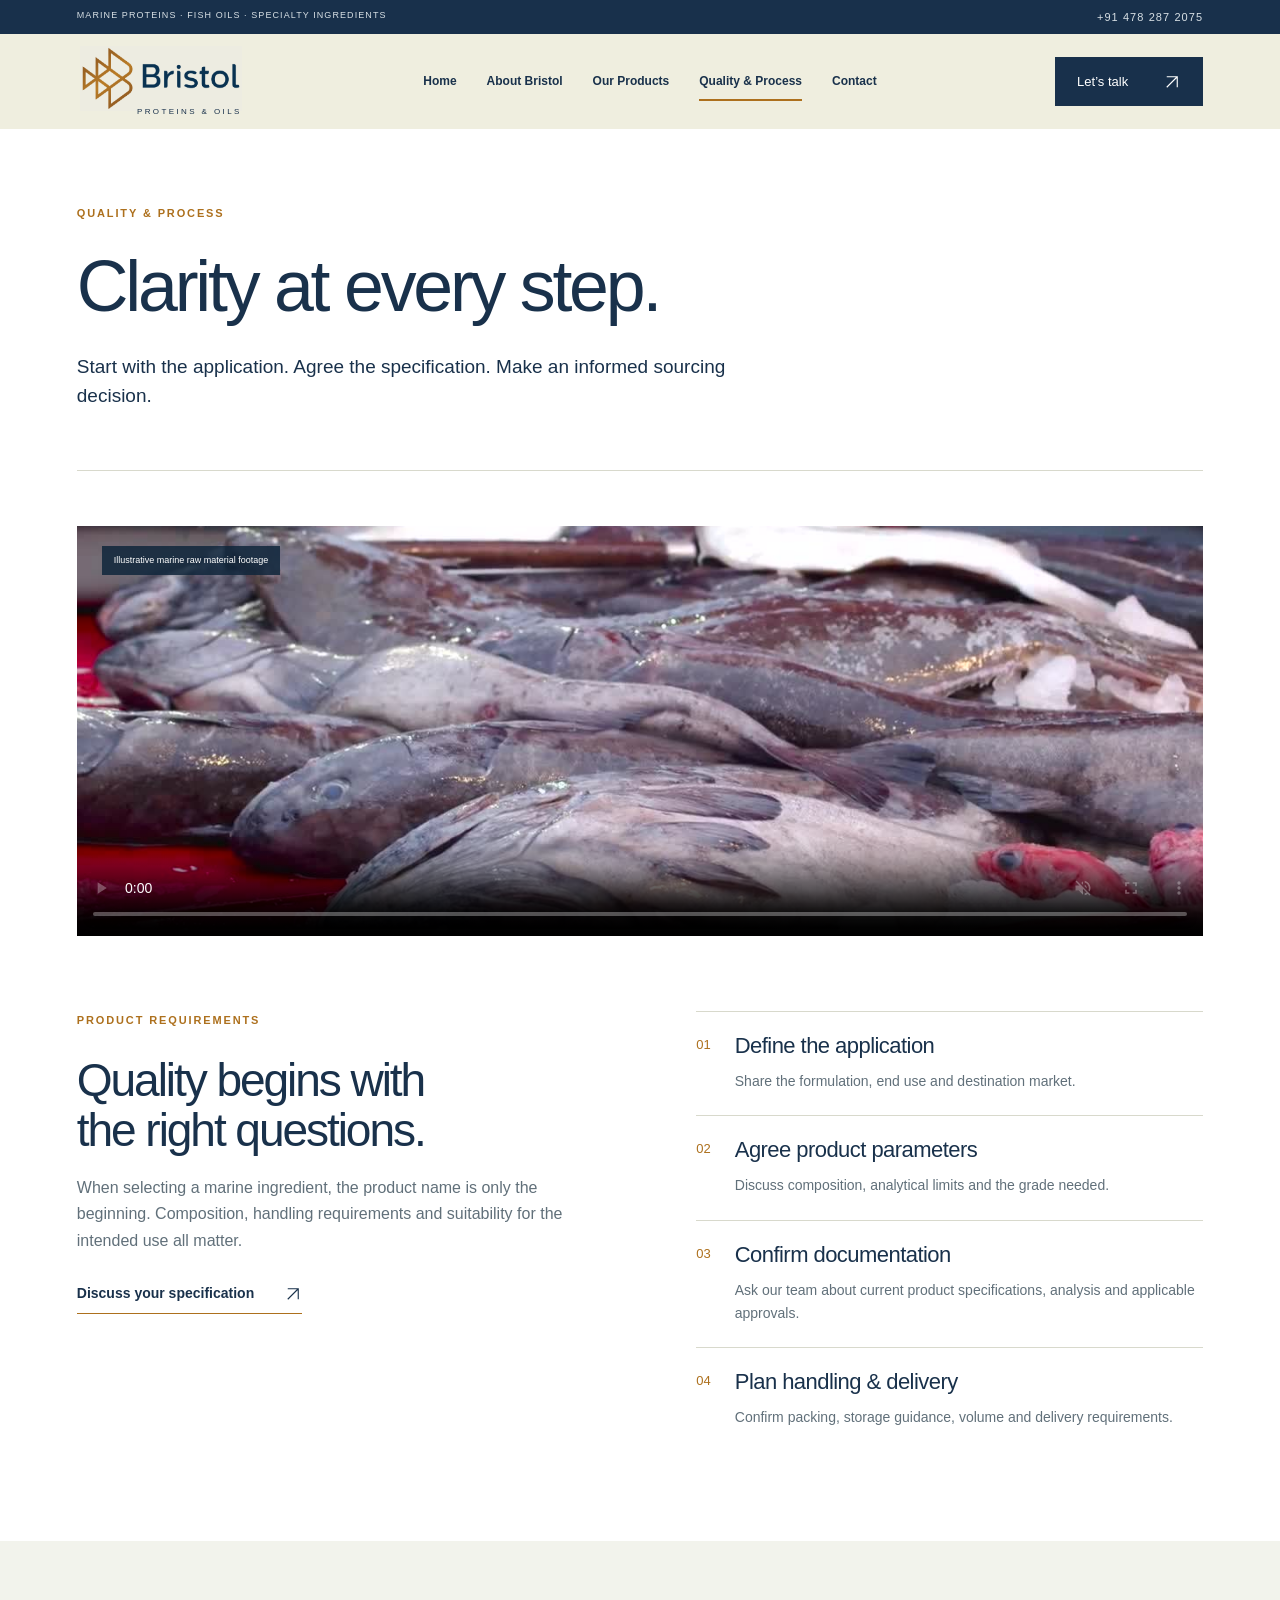
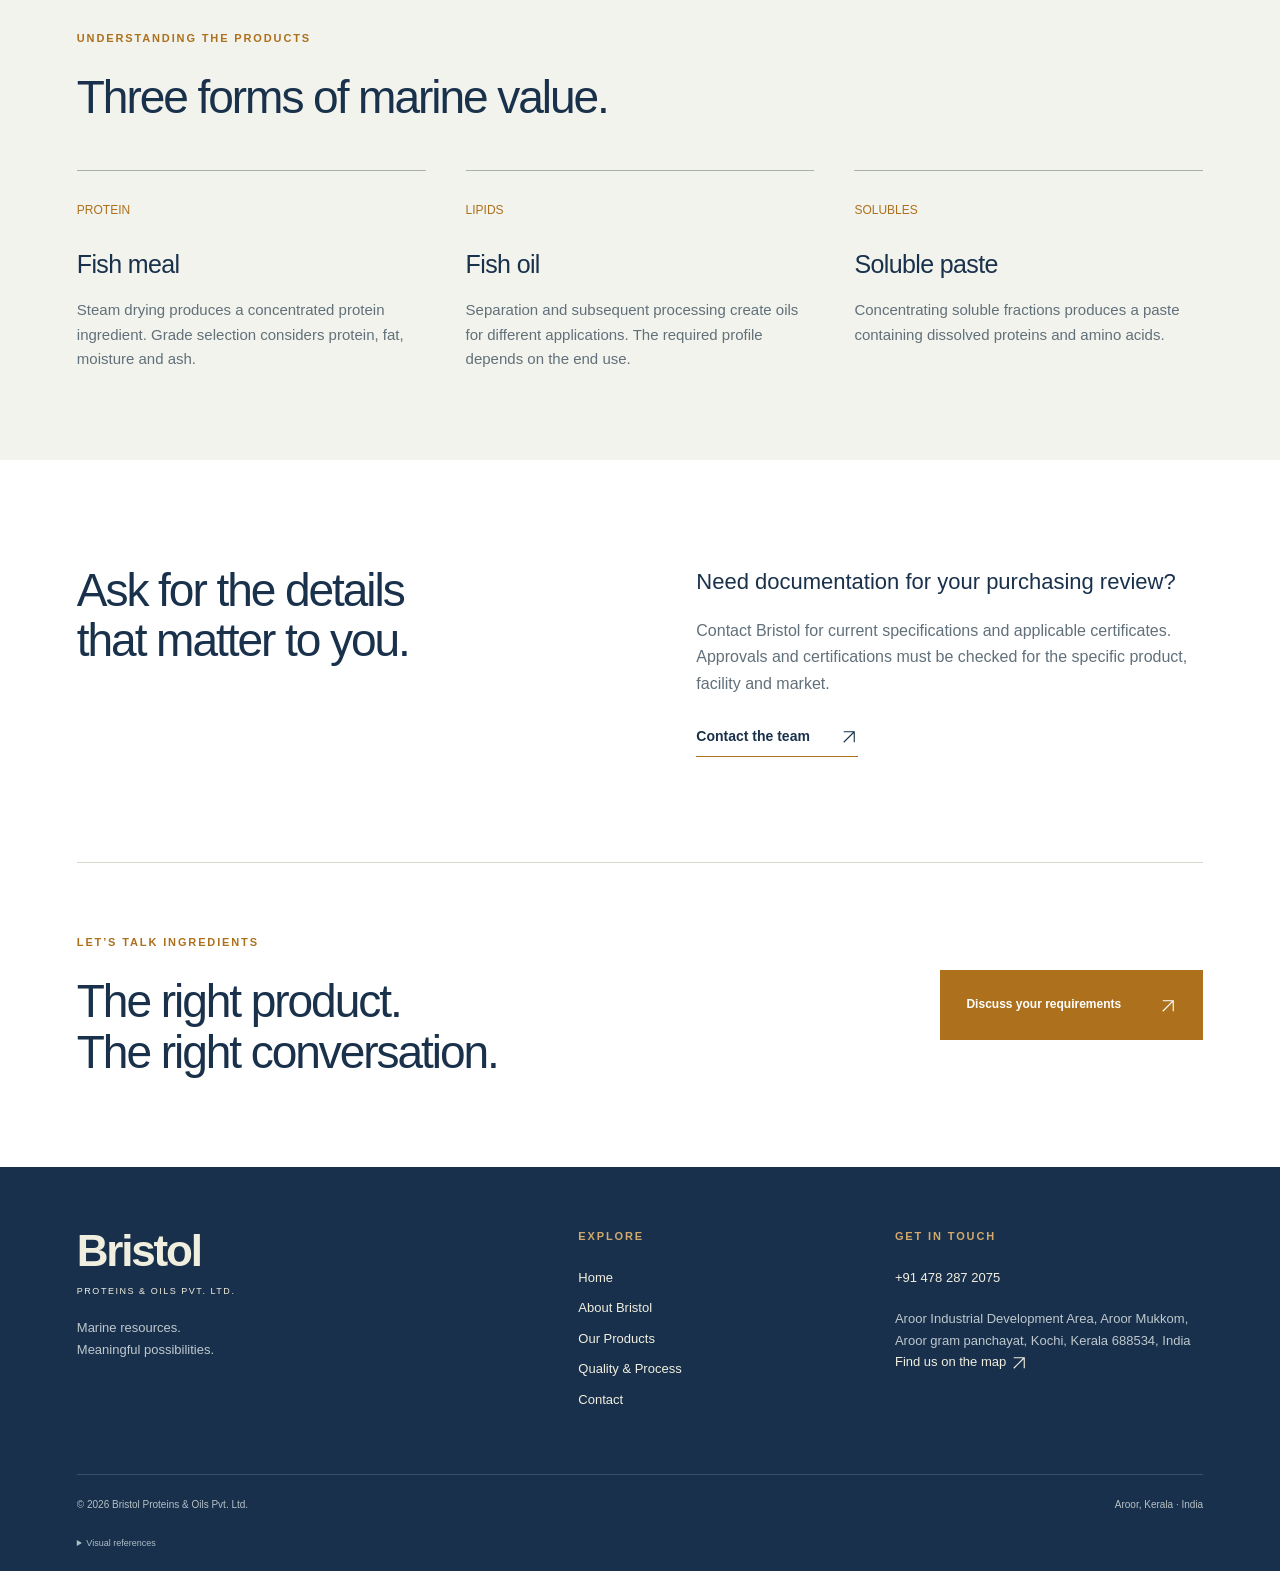
<file: quality.html>
<!doctype html><html lang="en"><head><meta charset="utf-8"><meta name="viewport" content="width=device-width,initial-scale=1"><title>Quality & Process | Bristol Proteins & Oils</title><meta name="description" content="Bristol Proteins & Oils Pvt. Ltd., Aroor, Kerala. Explore marine proteins, fish oils and specialty ingredients. Call +91 478 287 2075."><meta name="theme-color" content="#18304b"><link rel="stylesheet" href="assets/style.css"><script src="assets/app.js" defer></script></head><body class="inner-page"><a class="skip" href="#main">Skip to content</a><div class="utility"><div class="wrap"><span>MARINE PROTEINS · FISH OILS · SPECIALTY INGREDIENTS</span><a href="tel:+914782872075">+91 478 287 2075</a></div></div><header><div class="header-inner"><a class="brand" href="index.html" aria-label="Bristol home"><img src="assets/bristol-logo.png" alt="Bristol"><span>PROTEINS & OILS</span></a><button class="menu-toggle" aria-expanded="false" aria-controls="navigation">Menu ☰</button><nav id="navigation" aria-label="Main navigation"><a href="index.html" >Home</a><a href="about.html" >About Bristol</a><a href="products.html" >Our Products</a><a href="quality.html" class="current" aria-current="page">Quality & Process</a><a href="contact.html" >Contact</a></nav><a class="header-call" href="tel:+914782872075">Let’s talk <span><svg class="arrow-icon" width="18" height="18" viewBox="0 0 24 24" fill="none" stroke="currentColor" stroke-width="1.5" aria-hidden="true"><path d="M5 19 19 5M5 5h14v14"/></svg></span></a></div></header><main id="main"><section class="page-intro wrap"><div class="eyebrow">QUALITY & PROCESS</div><h1>Clarity at every step.</h1><p class="lead">Start with the application. Agree the specification. Make an informed sourcing decision.</p></section><div class="quality-film wrap"><video controls muted playsinline preload="metadata" poster="assets/fish-poster.jpg"><source src="assets/fish-video.mp4" type="video/mp4"></video><span>Illustrative marine raw material footage</span></div><section class="wrap split quality-top"><div><div class="eyebrow">PRODUCT REQUIREMENTS</div><h2>Quality begins with<br>the right questions.</h2><p>When selecting a marine ingredient, the product name is only the beginning. Composition, handling requirements and suitability for the intended use all matter.</p><a class="text-link" href="contact.html">Discuss your specification <span aria-hidden="true"><svg class="arrow-icon" width="18" height="18" viewBox="0 0 24 24" fill="none" stroke="currentColor" stroke-width="1.5" aria-hidden="true"><path d="M5 19 19 5M5 5h14v14"/></svg></span></a></div><div class="checklist"><div><span>01</span><div><h3>Define the application</h3><p>Share the formulation, end use and destination market.</p></div></div><div><span>02</span><div><h3>Agree product parameters</h3><p>Discuss composition, analytical limits and the grade needed.</p></div></div><div><span>03</span><div><h3>Confirm documentation</h3><p>Ask our team about current product specifications, analysis and applicable approvals.</p></div></div><div><span>04</span><div><h3>Plan handling & delivery</h3><p>Confirm packing, storage guidance, volume and delivery requirements.</p></div></div></div></section><section class="products-section"><div class="wrap"><div class="eyebrow">UNDERSTANDING THE PRODUCTS</div><h2>Three forms of marine value.</h2><div class="application-grid"><div><span>PROTEIN</span><h3>Fish meal</h3><p>Steam drying produces a concentrated protein ingredient. Grade selection considers protein, fat, moisture and ash.</p></div><div><span>LIPIDS</span><h3>Fish oil</h3><p>Separation and subsequent processing create oils for different applications. The required profile depends on the end use.</p></div><div><span>SOLUBLES</span><h3>Soluble paste</h3><p>Concentrating soluble fractions produces a paste containing dissolved proteins and amino acids.</p></div></div></div></section><section class="wrap split intro-block"><h2>Ask for the details<br>that matter to you.</h2><div><p class="lead">Need documentation for your purchasing review?</p><p>Contact Bristol for current specifications and applicable certificates. Approvals and certifications must be checked for the specific product, facility and market.</p><a class="text-link" href="contact.html">Contact the team <span aria-hidden="true"><svg class="arrow-icon" width="18" height="18" viewBox="0 0 24 24" fill="none" stroke="currentColor" stroke-width="1.5" aria-hidden="true"><path d="M5 19 19 5M5 5h14v14"/></svg></span></a></div></section><section class="cta wrap"><div><div class="eyebrow">LET’S TALK INGREDIENTS</div><h2>The right product.<br>The right conversation.</h2></div><a class="button" href="contact.html">Discuss your requirements <span aria-hidden="true"><svg class="arrow-icon" width="18" height="18" viewBox="0 0 24 24" fill="none" stroke="currentColor" stroke-width="1.5" aria-hidden="true"><path d="M5 19 19 5M5 5h14v14"/></svg></span></a></section></main><footer><div class="wrap footer-grid"><div><div class="footer-name">Bristol<span>PROTEINS & OILS PVT. LTD.</span></div><p>Marine resources.<br>Meaningful possibilities.</p></div><div><small>EXPLORE</small><a href="index.html" >Home</a><a href="about.html" >About Bristol</a><a href="products.html" >Our Products</a><a href="quality.html" class="current" aria-current="page">Quality & Process</a><a href="contact.html" >Contact</a></div><div><small>GET IN TOUCH</small><a href="tel:+914782872075">+91 478 287 2075</a><p>Aroor Industrial Development Area, Aroor Mukkom, Aroor gram panchayat, Kochi, Kerala 688534, India</p><a href="https://www.google.com/maps/search/?api=1&query=Bristol%20Proteins%20%26%20Oils%20Pvt.%20Ltd%20Aroor%20Industrial%20Development%20Area%2C%20Aroor%20Mukkom%2C%20Aroor%20gram%20panchayat%2C%20Kochi%2C%20Kerala%20688534%2C%20India" target="_blank" rel="noopener">Find us on the map <svg class="arrow-icon" width="18" height="18" viewBox="0 0 24 24" fill="none" stroke="currentColor" stroke-width="1.5" aria-hidden="true"><path d="M5 19 19 5M5 5h14v14"/></svg></a></div></div><div class="wrap footer-bottom"><span>© 2026 Bristol Proteins & Oils Pvt. Ltd.</span><span>Aroor, Kerala · India</span></div><div class="media-credit wrap"><details><summary>Visual references</summary><p>Films and packaging imagery illustrate the marine ingredients and shipping industries; they do not depict Bristol-owned facilities or vessels. <a href="assets/media-sources.txt">View media sources</a></p></details></div></footer></body></html>
</file>
<file: assets/style.css>
:root{--navy:#18304b;--gold:#ad701d;--cream:#efeedf;--ink:#19314b;--muted:#61707a;--line:#d8d9cc}*{box-sizing:border-box}html{scroll-behavior:smooth}body{margin:0;background:var(--cream);color:var(--ink);font-family:Arial,Helvetica,sans-serif;font-size:16px;line-height:1.65}a{color:inherit;text-decoration:none}button,input,select,textarea{font:inherit}button,a,input,select,textarea{-webkit-tap-highlight-color:transparent}button{cursor:pointer}a:focus-visible,button:focus-visible{outline:3px solid var(--gold);outline-offset:5px}img{max-width:100%;display:block}h1,h2,h3,p{margin:0}h1,h2,h3{font-weight:500;line-height:1.09;letter-spacing:-.045em}h1{font-size:clamp(48px,6.4vw,92px)}h2{font-size:clamp(32px,3.6vw,52px)}h3{font-size:25px;letter-spacing:-.025em}p{margin-top:20px;color:var(--muted)}.wrap{width:min(1280px,88%);margin:auto}.eyebrow,small{font-size:11px;font-weight:700;letter-spacing:.17em;text-transform:uppercase}.eyebrow{color:var(--gold);margin-bottom:25px}.light{color:#e9bc75}.lead{font-size:22px;line-height:1.5;color:var(--ink);margin-top:0}.button{display:inline-flex;gap:38px;align-items:center;justify-content:space-between;background:var(--gold);color:white;padding:16px 25px;border:1px solid var(--gold);font-size:14px;font-weight:600}.button:hover{background:#925913}.button span{font-size:22px}.text-link{display:inline-flex;gap:30px;border-bottom:1px solid var(--gold);padding-bottom:8px;margin-top:28px;font-size:14px;font-weight:600}.text-link:hover{color:var(--gold)}header{height:104px;background:var(--cream);position:relative;z-index:10;border-bottom:1px solid var(--line)}.header-inner{width:min(1380px,92%);margin:auto;height:100%;display:flex;align-items:center;justify-content:space-between;gap:28px}.brand{display:block;width:168px;flex-shrink:0}.brand img{width:168px;height:65px;object-fit:contain}.brand span{display:block;text-align:right;font-size:8px;letter-spacing:.3em;margin-top:-6px;padding-right:3px}nav{display:flex;gap:30px;font-size:13px}nav a{position:relative;padding:16px 0}nav a.current:after{content:'';position:absolute;height:2px;background:var(--gold);bottom:7px;left:0;right:0}.header-call{font-size:13px;border:1px solid var(--ink);padding:10px 20px;display:flex;gap:35px}.menu-toggle{display:none}.hero{min-height:660px;height:calc(100vh - 104px);max-height:850px;position:relative;color:white;display:flex;align-items:center}.hero-photo,.hero-shade{position:absolute;inset:0;width:100%;height:100%;object-fit:cover}.hero-shade{background:linear-gradient(90deg,rgba(9,29,49,.85),rgba(9,29,49,.25)),linear-gradient(0deg,rgba(9,29,49,.5),transparent 40%)}.hero-content{position:relative;padding:55px 0 100px}.hero h1{letter-spacing:-.055em;font-size:clamp(52px,6.4vw,94px)}.hero p{color:#e4e8e8;font-size:17px;line-height:1.7;margin:25px 0 30px}.hero-bottom{position:absolute;bottom:28px;left:6%;right:6%;display:flex;justify-content:space-between;font-size:10px;letter-spacing:.14em;padding-top:20px;border-top:1px solid #ffffff40}.split{display:grid;grid-template-columns:1fr 1fr;gap:10%}.intro-block{padding:105px 0}.products-section{background:#e5e5d6;padding:88px 0}.section-heading{display:flex;align-items:end;justify-content:space-between;gap:25px;margin-bottom:42px}.product-grid{display:grid;grid-template-columns:repeat(3,1fr);gap:40px 26px}.product-image{position:relative;background:#d8d7c9;overflow:hidden;aspect-ratio:1.25}.product-image img{width:100%;height:100%;object-fit:cover;transition:transform .5s}.product a:hover img{transform:scale(1.045)}.round-arrow{position:absolute;bottom:17px;right:17px;background:var(--cream);width:38px;height:38px;display:grid;place-items:center;border-radius:50%;font-size:22px}.product-text{padding:22px 0 8px}.product-text small{font-size:9px;color:var(--gold)}.product-text h3{margin-top:10px;font-size:25px}.product-text p{font-size:14px;line-height:1.6;margin-top:13px}.applications{padding:95px 0}.application-grid{display:grid;grid-template-columns:repeat(3,1fr);gap:40px;margin-top:48px}.application-grid>div{border-top:1px solid #a7b1ac;padding-top:25px}.application-grid span{font-size:12px;color:var(--gold)}.application-grid h3{margin-top:28px}.application-grid p{font-size:15px}.cta{border-top:1px solid var(--line);padding:70px 0 90px;display:flex;justify-content:space-between;align-items:center;gap:40px}.cta .button{flex-shrink:0}footer{background:var(--navy);color:#f0eedf;padding-top:60px}.footer-grid{display:grid;grid-template-columns:1.4fr .8fr 1fr;gap:70px;padding-bottom:55px}.footer-name{font-size:44px;font-weight:600;letter-spacing:-.05em;line-height:1.1}.footer-name span{font-size:9px;display:block;letter-spacing:.17em;font-weight:400;margin-top:12px}footer small{color:#d1a96d;display:block;margin-bottom:22px}footer a{display:block;font-size:13px;margin-bottom:9px}footer p{color:#bec8ce;font-size:13px;max-width:320px}footer a:hover{color:#e9bc75}.footer-bottom{border-top:1px solid #ffffff25;padding:22px 0;display:flex;justify-content:space-between;color:#b7c0c6;font-size:10px}.page-intro{padding:85px 0 65px;border-bottom:1px solid var(--line)}.page-intro .lead{margin-top:28px;max-width:680px;font-size:19px}.story{display:grid;grid-template-columns:1fr 1fr;gap:8%;padding-top:75px;align-items:center}.story img{width:100%;height:520px;object-fit:cover}.story p{font-size:16px}.catalogue{padding:35px 0 75px}.filters{display:flex;gap:10px;flex-wrap:wrap;margin-bottom:40px}.filters button{padding:11px 22px;background:none;border:1px solid #bcc3bb;color:var(--ink);font-size:13px;border-radius:2px}.filters .active{background:var(--navy);color:white;border-color:var(--navy)}[hidden]{display:none!important}.fine{font-size:12px;border-top:1px solid var(--line);padding-top:22px;margin-top:40px}.enquiry-guide{padding:50px 0 90px}.enquiry-guide p{max-width:650px;margin-bottom:25px}.quality-top{padding:75px 0 90px}.checklist>div{display:flex;gap:24px;border-top:1px solid var(--line);padding:22px 0}.checklist span{font-size:13px;color:var(--gold)}.checklist h3{font-size:22px}.checklist p{font-size:14px;margin-top:12px}.contact-grid{display:grid;grid-template-columns:1fr 1.2fr;gap:10%;padding:65px 0 100px}.contact-item{padding:0 0 35px;margin-bottom:32px;border-bottom:1px solid var(--line)}.contact-item small{display:block;color:var(--gold);margin-bottom:18px}.phone{display:block;font-size:clamp(21px,2.3vw,32px);letter-spacing:-.04em}.contact-note{font-size:14px;color:var(--muted);max-width:360px}form{padding:36px;background:#e4e5d8}form h2{font-size:32px}form p{font-size:13px;margin:15px 0 25px}label{display:block;font-size:12px;font-weight:600;margin-bottom:17px}input,select,textarea{display:block;width:100%;border:1px solid #bfc6ba;padding:11px 13px;margin-top:7px;background:#f7f6ec;color:var(--ink);border-radius:0;font-size:14px}textarea{resize:vertical}.form-row{display:grid;grid-template-columns:1fr 1fr;gap:18px}.skip{position:absolute;top:-100px;background:white;padding:10px;z-index:99}.skip:focus{top:0}
@media(min-width:1600px){.hero-bottom{left:calc((100% - 1280px)/2);right:auto}}@media(max-width:1000px){nav{gap:18px}.header-call{display:none}.hero{min-height:640px}.product-grid{grid-template-columns:repeat(2,1fr)}.split{gap:6%}.footer-grid{gap:35px}.contact-grid{gap:6%}}@media(max-width:700px){header{height:86px}.brand{width:140px}.brand img{width:140px;height:55px}.brand span{font-size:7px}.menu-toggle{display:block;background:none;border:1px solid var(--line);padding:9px 12px;color:var(--ink);font-size:13px}nav{display:none;position:absolute;top:85px;left:0;right:0;background:var(--cream);padding:15px 6% 25px;box-shadow:0 14px 15px #18304b15}nav.open{display:flex;flex-direction:column;gap:0}nav a{padding:12px 0}.hero{height:auto;min-height:680px}.hero-content{padding:65px 0 100px}.hero h1{font-size:55px}.hero p{font-size:15px}.hero-bottom{font-size:8px;gap:10px}.hero-bottom a{letter-spacing:0}.split,.story,.contact-grid{grid-template-columns:1fr;gap:35px}.intro-block,.applications{padding:65px 0}.products-section{padding:60px 0}.section-heading{align-items:start;flex-direction:column}.section-heading .text-link{margin-top:0}.product-grid{grid-template-columns:1fr;gap:30px}.application-grid{grid-template-columns:1fr;gap:30px}.application-grid h3{margin-top:15px}.cta{align-items:start;flex-direction:column;padding:55px 0}.footer-grid{grid-template-columns:1fr 1fr;gap:40px}.footer-grid>div:first-child{grid-column:1/-1}.footer-bottom{flex-direction:column;gap:8px}.page-intro{padding:55px 0 45px}.page-intro h1{font-size:45px}.page-intro .lead{font-size:17px}.story{padding-top:45px}.story img{height:340px}.filters{gap:8px}.filters button{padding:9px 13px;font-size:11px}.quality-top{padding:50px 0}.contact-grid{padding:45px 0 60px}.form-row{grid-template-columns:1fr;gap:0}form{padding:25px}.phone{font-size:27px}}
@media(prefers-reduced-motion:reduce){html{scroll-behavior:auto}*{transition:none!important}}

.arrow-icon{display:inline-block;vertical-align:middle;flex-shrink:0}
/* Corporate video edition */
body{background:#fff}em{font-style:normal;color:var(--gold)}.utility{background:var(--navy);color:#d8e0e5;font-size:9px;letter-spacing:.12em}.utility>.wrap{display:flex;justify-content:space-between;padding:8px 0}.utility a{font-size:11px}header{height:95px;background:#efeedf;border:0}.header-inner{width:min(1280px,88%)}nav{font-size:12px;font-weight:600}.header-call{background:var(--navy);color:white;padding:13px 21px}.button{font-size:12px;padding:16px 25px}.button svg,.ghost svg,.text-link svg{flex-shrink:0}.cinema{position:relative;height:calc(100svh - 127px);min-height:690px;max-height:980px;color:#fff;background:#132c43;overflow:hidden}.cinema>video,.logistics>video{position:absolute;inset:0;width:100%;height:100%;object-fit:cover}.shade{position:absolute;inset:0;background:linear-gradient(90deg,#071e34d9,#071e3460 60%,#071e3420),linear-gradient(0deg,#071e34d9,transparent 65%)}.cinema-copy{position:relative;padding-top:clamp(85px,10vh,140px)}.cinema-copy .eyebrow{color:#e6bd7f;font-size:10px;letter-spacing:.18em;margin-bottom:30px}.cinema h1{font-size:clamp(54px,6vw,90px);font-weight:400;line-height:1.05;letter-spacing:-.055em}.cinema h1 em{color:#e7d6b3}.cinema p{color:#d9e2e7;font-size:16px;margin:28px 0}.hero-actions{display:flex;align-items:center;gap:38px}.ghost{display:flex;align-items:center;gap:20px;font-size:12px}.film-control{position:absolute;bottom:165px;right:6%;display:flex;align-items:center;gap:24px;font-size:9px;letter-spacing:.1em}.film-control button,.logistics-toggle{color:white;border:1px solid #ffffff75;background:transparent;font-size:10px;padding:8px 12px}.chapters{position:absolute;bottom:0;left:6%;display:grid;grid-template-columns:repeat(3,1fr);border-top:1px solid #ffffff50}.chapters>*{color:white;background:none;border:0;border-top:2px solid transparent;text-align:left;display:grid;grid-template-columns:32px 1fr;gap:6px 10px;padding:25px 18px 28px 0;margin-top:-1px}.chapters>*+*{border-left:1px solid #ffffff20;padding-left:30px}.chapters span{grid-row:span 2;font-size:10px;color:#d8b373;padding-top:3px}.chapters strong{font-size:16px;font-weight:400;letter-spacing:-.02em}.chapters small{font-size:8px;color:#c0cbd1;font-weight:400}.chapters .selected{border-top-color:#d1a15d}.sector-strip{background:var(--navy);color:white}.sector-strip>.wrap{display:flex;justify-content:space-between;align-items:center;padding:26px 0;gap:20px}.sector-strip span{font-size:8px;letter-spacing:.14em;color:#b4c4cf}.sector-strip strong{font-weight:400;font-size:15px}.sector-strip i{height:4px;width:4px;border-radius:50%;background:#bc934f}.company-intro{display:grid;grid-template-columns:1fr 1fr;gap:12%;padding:105px 0}.company-intro>div+div{padding-top:30px}.company-intro p{font-size:15px}.company-intro .lead{font-size:23px}.company-intro h2{font-size:clamp(35px,4vw,55px)}.portfolio{padding-bottom:100px}.core-products{display:grid;grid-template-columns:repeat(3,1fr);gap:24px}.core-card{position:relative;min-height:480px;overflow:hidden;background:#153043;color:white}.core-card>img{position:absolute;width:100%;height:100%;object-fit:cover;transition:transform .5s}.core-card:after{content:'';position:absolute;inset:0;background:linear-gradient(0deg,#061c2bf5,rgba(6,28,43,.12) 90%)}.core-card>div{position:absolute;z-index:1;bottom:28px;left:28px;right:28px}.core-card small{font-size:8px;color:#e6c48c}.core-card h3{font-size:34px;margin:20px 0 15px}.core-card p{color:#d9e1e5;font-size:13px;max-width:240px;line-height:1.5;margin:0}.core-card b{font-weight:400;font-size:11px;display:flex;justify-content:space-between;align-items:center;border-top:1px solid #ffffff50;padding-top:16px;margin-top:28px}.core-card:hover img{transform:scale(1.04)}.process-feature{display:grid;grid-template-columns:1fr 1fr;background:var(--navy);color:white;min-height:650px}.process-photo{position:relative}.process-photo img{width:100%;height:100%;object-fit:cover}.process-photo:after{content:'';position:absolute;inset:0;background:linear-gradient(0deg,#092239b0,transparent 65%)}.process-photo>span{position:absolute;bottom:35px;left:12%;font-size:9px;letter-spacing:.15em;z-index:1}.process-copy{padding:70px 12% 60px 10%}.process-copy .eyebrow{color:#dcad66}.process-copy p{font-size:14px;color:#bfcdd7}.process-steps{margin-top:30px}.process-steps>div{display:flex;gap:25px;border-bottom:1px solid #ffffff25;padding:13px 0;font-size:12px}.process-steps span{font-size:10px;color:#d6aa65}.process-copy .text-link{color:white;font-size:12px}.packing{padding:95px 0}.packing .section-heading>p{max-width:310px;font-size:14px;margin:0}.packing-grid{display:grid;grid-template-columns:repeat(3,1fr);gap:26px}.packing-grid article{background:#f2f3ec}.packing-grid img{width:100%;height:235px;object-fit:cover}.packing-grid article>div{padding:26px}.packing-grid small{font-size:8px;color:var(--gold)}.packing-grid h3{font-size:23px;margin-top:14px}.packing-grid p{font-size:13px;line-height:1.6;margin-top:14px}.packing .fine{font-size:10px}.logistics{position:relative;min-height:560px;display:flex;align-items:center;background:var(--navy);color:white}.logistics>.wrap{position:relative;padding:85px 0}.logistics .eyebrow{color:#e5be83}.logistics h2{font-size:clamp(40px,4.5vw,65px)}.logistics p{color:#dae3e8;font-size:16px;margin:25px 0 30px}.logistics-toggle{position:absolute;bottom:30px;right:0}.closing{background:#efeedf;padding:75px 0}.closing>.wrap{display:flex;justify-content:space-between;align-items:center;gap:35px}.closing h2{margin-bottom:30px}.closing a:not(.button){font-size:15px}.media-credit{padding:0 0 20px;color:#aebec9;font-size:9px}.media-credit summary{cursor:pointer}.media-credit p{font-size:10px;max-width:700px}.page-intro{padding:75px 0 60px}.page-intro h1{font-size:clamp(45px,5.6vw,80px)}.inner-page .product-image{aspect-ratio:1.45}.inner-page .packing{border-top:1px solid var(--line)}.inner-page .products-section{background:#f2f3ec}.quality-film{position:relative;height:410px;margin-top:55px}.quality-film video{height:100%;width:100%;object-fit:cover}.quality-film>span{position:absolute;top:20px;left:25px;background:#10263bd9;padding:7px 12px;color:white;font-size:9px}form{background:#f2f3ec}
@media(min-width:1600px){.chapters{left:calc((100% - 1280px)/2)}}
@media(max-width:1000px){.core-card{min-height:440px}.core-card>div{left:21px;right:21px}.core-card h3{font-size:28px}.process-copy{padding:55px 9%}.packing-grid img{height:190px}.company-intro{gap:7%}.chapters strong{font-size:15px}}
@media(max-width:700px){.utility{display:none}header{height:85px}.cinema{height:760px;min-height:0}.cinema-copy{padding-top:75px}.cinema-copy .eyebrow{font-size:8px;max-width:260px;line-height:1.8}.cinema h1{font-size:50px}.cinema p{font-size:14px;max-width:330px}.hero-actions{flex-direction:column;align-items:start;gap:22px}.film-control{left:6%;right:auto;bottom:147px;gap:16px;font-size:7px}.film-control button{font-size:9px}.chapters{grid-template-columns:1fr 1fr}.chapters>a{display:none}.chapters>*+*{padding-left:16px}.chapters>button{padding:22px 8px 22px 0;grid-template-columns:20px 1fr;gap:7px}.chapters strong{font-size:14px;line-height:1.4}.chapters small{font-size:6px}.sector-strip>.wrap{display:grid;grid-template-columns:1fr 1fr;gap:13px;padding:24px 0}.sector-strip span{grid-column:1/-1}.sector-strip strong{font-size:12px}.sector-strip i{display:none}.company-intro{grid-template-columns:1fr;padding:65px 0;gap:20px}.company-intro>div+div{padding-top:0}.company-intro .lead{font-size:21px}.portfolio{padding-bottom:60px}.core-products{grid-template-columns:1fr}.core-card{min-height:440px}.core-card>div{left:28px;right:28px}.core-card h3{font-size:34px}.process-feature{grid-template-columns:1fr}.process-photo{height:340px}.process-copy{padding:45px 6%}.process-photo>span{left:6%;font-size:8px}.packing{padding:60px 0}.packing-grid{grid-template-columns:1fr}.packing-grid img{height:250px}.logistics{min-height:500px}.logistics>.wrap{padding:60px 0}.logistics .eyebrow{font-size:8px;max-width:260px}.closing{padding:60px 0}.closing>.wrap{flex-direction:column;align-items:start}.page-intro h1{font-size:44px}.quality-film{height:280px;margin-top:35px}}
</file>
